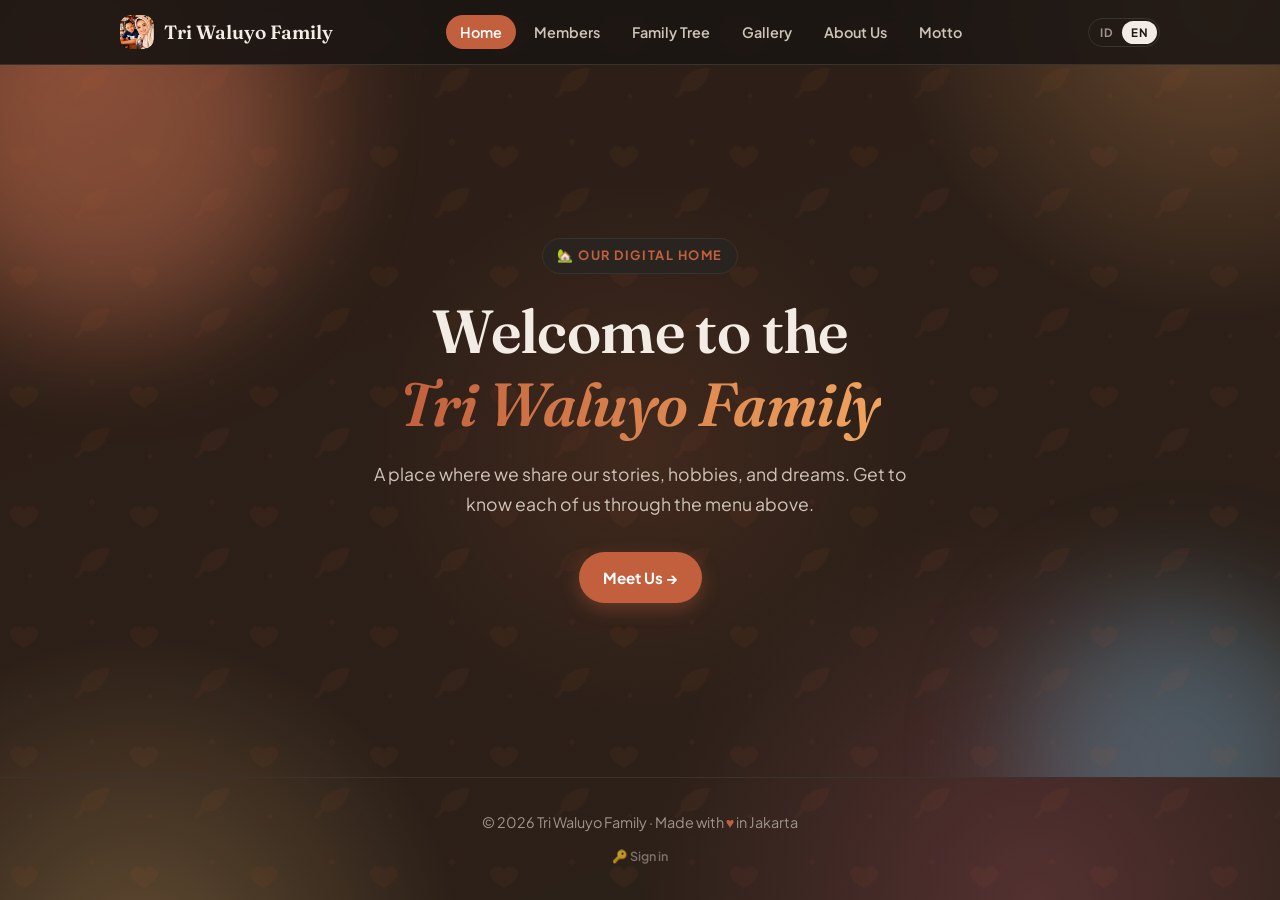
<file: index.html>
<!DOCTYPE html>
<html lang="id">
<head>
    <meta charset="UTF-8">
    <meta name="viewport" content="width=device-width, initial-scale=1.0">
    <title>Keluarga Tri Waluyo</title>
    <meta name="description" content="Rumah digital Keluarga Tri Waluyo — mengenal Ayah, Ibu, Sylda, dan Haidar.">
    <link rel="icon" href="data:image/svg+xml,<svg xmlns='http://www.w3.org/2000/svg' viewBox='0 0 100 100'><text y='.9em' font-size='90'>🏡</text></svg>">
    <link rel="preconnect" href="https://fonts.googleapis.com">
    <link rel="preconnect" href="https://fonts.gstatic.com" crossorigin>
    <link href="https://fonts.googleapis.com/css2?family=Fraunces:ital,opsz,wght@0,9..144,600;1,9..144,500&family=Plus+Jakarta+Sans:wght@400;600;700&display=swap" rel="stylesheet">
    <link rel="stylesheet" href="style.css?v=33">
    <script src="i18n.js?v=9"></script>
    <script src="admin.js?v=1"></script>
    <script src="github.js?v=2"></script>
    <script src="pengaturan.js?v=2"></script>
</head>
<body>

    <nav class="nav">
        <div class="wrap">
            <a href="index.html" class="logo"><span class="logo-mark">TW</span> Keluarga Tri Waluyo</a>
            <ul class="nav-links">
                <li><a href="index.html" class="active" aria-current="page">Beranda</a></li>
                <li><a href="anggota.html">Anggota</a></li>
                <li><a href="silsilah.html">Silsilah</a></li>
                <li><a href="galeri.html">Galeri</a></li>
                <li><a href="tentang.html">Tentang Kami</a></li>
                <li><a href="motto.html">Motto</a></li>
            </ul>
        </div>
    </nav>

    <main class="page">
    <header class="hero">
        <div class="wrap">
            <span class="eyebrow">🏡 Rumah Digital Kami</span>
            <h1>Selamat datang di<br><em>Keluarga Tri Waluyo</em></h1>
            <p>Tempat kami berbagi cerita, hobi, dan mimpi. Kenali kami satu per satu melalui menu di atas.</p>
            <a href="anggota.html" class="btn">Kenali Kami →</a>
        </div>
    </header>
    </main>

    <footer>
        <div class="wrap">
            <p>&copy; 2026 Keluarga Tri Waluyo · Dibuat dengan <span class="heart">♥</span> di Jakarta</p>
        </div>
    </footer>

    <script src="script.js?v=6"></script>
</body>
</html>
</file>
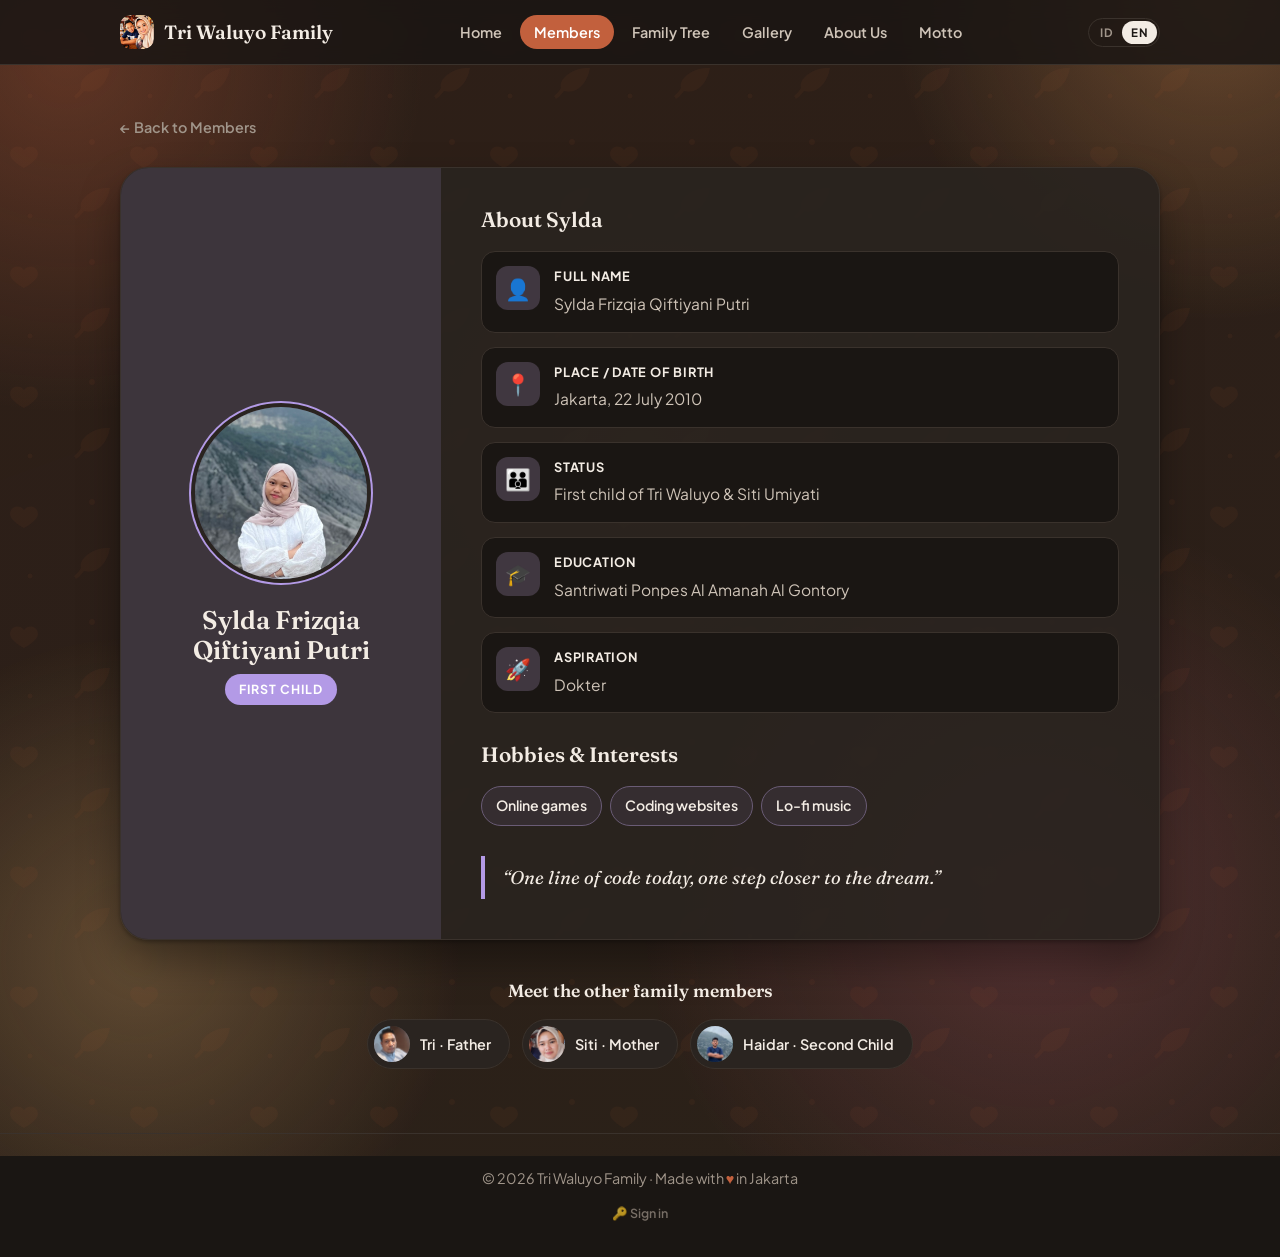
<file: anak1.html>
<!DOCTYPE html>
<html lang="id">
<head>
    <meta charset="UTF-8">
    <meta name="viewport" content="width=device-width, initial-scale=1.0">
    <title>Profil Anak Pertama — Sylda Frizqia Qiftiyani Putri</title>
    <link rel="icon" href="data:image/svg+xml,<svg xmlns='http://www.w3.org/2000/svg' viewBox='0 0 100 100'><text y='.9em' font-size='90'>🏡</text></svg>">
    <link rel="preconnect" href="https://fonts.googleapis.com">
    <link rel="preconnect" href="https://fonts.gstatic.com" crossorigin>
    <link href="https://fonts.googleapis.com/css2?family=Fraunces:ital,opsz,wght@0,9..144,600;1,9..144,500&family=Plus+Jakarta+Sans:wght@400;600;700&display=swap" rel="stylesheet">
    <link rel="stylesheet" href="style.css?v=33">
    <script src="i18n.js?v=9"></script>
    <script src="admin.js?v=1"></script>
    <script src="github.js?v=2"></script>
    <script src="pengaturan.js?v=2"></script>
</head>
<body>

    <nav class="nav">
        <div class="wrap">
            <a href="index.html" class="logo"><span class="logo-mark">TW</span> Keluarga Tri Waluyo</a>
            <ul class="nav-links">
                <li><a href="index.html">Beranda</a></li>
                <li><a href="anggota.html" class="active" aria-current="page">Anggota</a></li>
                <li><a href="silsilah.html">Silsilah</a></li>
                <li><a href="galeri.html">Galeri</a></li>
                <li><a href="tentang.html">Tentang Kami</a></li>
                <li><a href="motto.html">Motto</a></li>
            </ul>
        </div>
    </nav>

    <main class="profile-hero">
        <div class="wrap">
            <a href="anggota.html" class="back">← Kembali ke Anggota</a>

            <article class="profile anak1 reveal">
                <div class="profile-side">
                    <div class="avatar"><img src="anak1.jpg" alt="Foto Sylda" onerror="this.replaceWith('👩‍💻')"></div>
                    <h1>Sylda Frizqia Qiftiyani Putri</h1>
                    <span class="tag">Anak Pertama</span>
                    <div class="profil-aksi khusus-admin">
                        <button type="button" class="ganti-foto" id="ganti-foto" data-anggota="anak1">📷 Ganti foto</button>
                        <button type="button" class="ganti-foto" id="ubah-profil">✏️ Ubah profil</button>
                    </div>
                </div>

                <div class="profile-main">
                    <h2>Tentang Sylda</h2>
                    <ul class="facts">
                        <li><div class="fi">👤</div><div><strong>Nama Lengkap</strong><span>Sylda Frizqia Qiftiyani Putri</span></div></li>
                        <li><div class="fi">📍</div><div><strong>Tempat / Tanggal Lahir</strong><span class="kosong">Belum diisi</span></div></li>
                        <li><div class="fi">👪</div><div><strong>Status</strong><span>Anak pertama dari Tri Waluyo &amp; Siti Umiyati</span></div></li>
                        <li><div class="fi">🎓</div><div><strong>Pendidikan</strong><span>Mahasiswi Teknik Informatika</span></div></li>
                        <li><div class="fi">🚀</div><div><strong>Cita-cita</strong><span>Menjadi Software Engineer di perusahaan teknologi dunia</span></div></li>
                    </ul>

                    <h2>Hobi &amp; Minat</h2>
                    <div class="chips">
                        <span class="chip">Game online</span>
                        <span class="chip">Coding website</span>
                        <span class="chip">Musik lo-fi</span>
                    </div>

                    <p class="profile-quote">“Satu baris kode hari ini, satu langkah menuju mimpi.”</p>
                </div>
            </article>
        </div>
    </main>

    <section class="siblings">
        <div class="wrap">
            <h2>Kenali anggota keluarga lainnya</h2>
            <div class="sib-list">
                <a href="ayah.html" class="sib ayah"><span class="mini"><img src="ayah.jpg" alt=""></span>Tri · Ayah</a>
                <a href="ibu.html" class="sib ibu"><span class="mini"><img src="ibu.jpg" alt="Foto Siti Umiyati" onerror="this.replaceWith('👩‍🍳')"></span>Siti · Ibu</a>
                <a href="anak2.html" class="sib anak2"><span class="mini"><img src="anak2.jpg" alt="Foto Haidar" onerror="this.replaceWith('👨‍🎨')"></span>Haidar · Anak Kedua</a>
            </div>
        </div>
    </section>

    <footer>
        <div class="wrap">
            <p>&copy; 2026 Keluarga Tri Waluyo · Dibuat dengan <span class="heart">♥</span> di Jakarta</p>
        </div>
    </footer>

    <script src="script.js?v=6"></script>
    <script src="profil.js?v=5"></script>
</body>
</html>
</file>
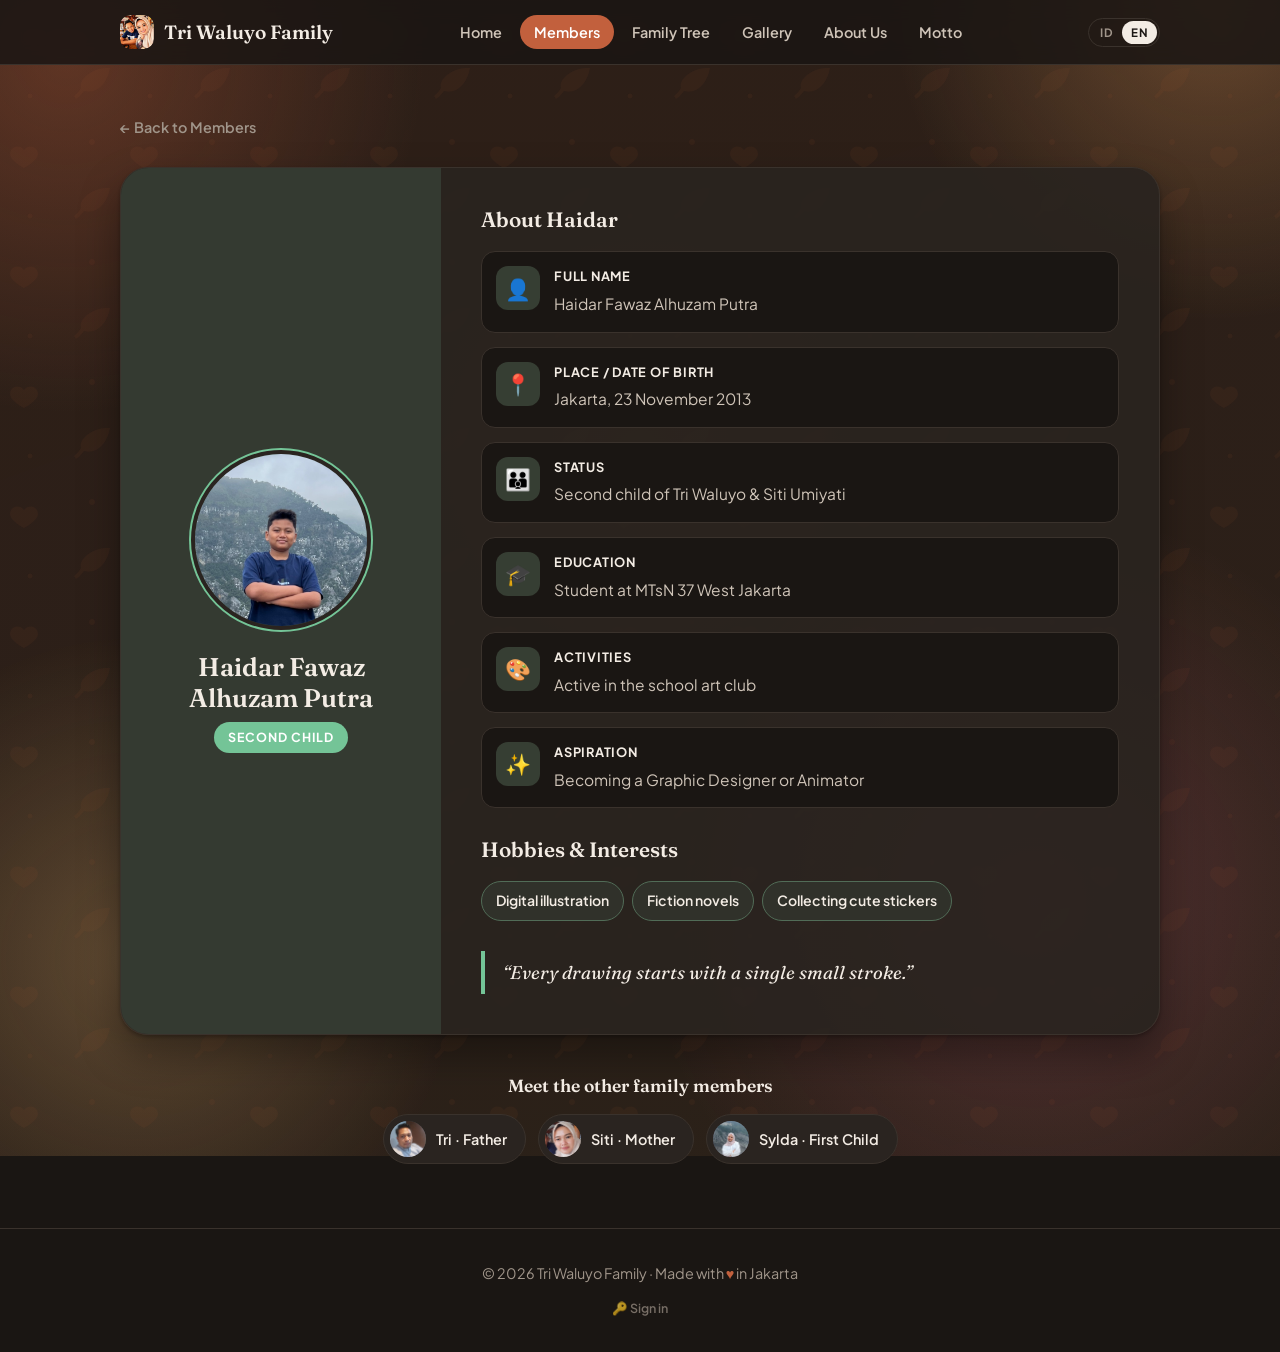
<file: anak2.html>
<!DOCTYPE html>
<html lang="id">
<head>
    <meta charset="UTF-8">
    <meta name="viewport" content="width=device-width, initial-scale=1.0">
    <title>Profil Anak Kedua — Haidar Fawaz Alhuzam Putra</title>
    <link rel="icon" href="data:image/svg+xml,<svg xmlns='http://www.w3.org/2000/svg' viewBox='0 0 100 100'><text y='.9em' font-size='90'>🏡</text></svg>">
    <link rel="preconnect" href="https://fonts.googleapis.com">
    <link rel="preconnect" href="https://fonts.gstatic.com" crossorigin>
    <link href="https://fonts.googleapis.com/css2?family=Fraunces:ital,opsz,wght@0,9..144,600;1,9..144,500&family=Plus+Jakarta+Sans:wght@400;600;700&display=swap" rel="stylesheet">
    <link rel="stylesheet" href="style.css?v=33">
    <script src="i18n.js?v=9"></script>
    <script src="admin.js?v=1"></script>
    <script src="github.js?v=2"></script>
    <script src="pengaturan.js?v=2"></script>
</head>
<body>

    <nav class="nav">
        <div class="wrap">
            <a href="index.html" class="logo"><span class="logo-mark">TW</span> Keluarga Tri Waluyo</a>
            <ul class="nav-links">
                <li><a href="index.html">Beranda</a></li>
                <li><a href="anggota.html" class="active" aria-current="page">Anggota</a></li>
                <li><a href="silsilah.html">Silsilah</a></li>
                <li><a href="galeri.html">Galeri</a></li>
                <li><a href="tentang.html">Tentang Kami</a></li>
                <li><a href="motto.html">Motto</a></li>
            </ul>
        </div>
    </nav>

    <main class="profile-hero">
        <div class="wrap">
            <a href="anggota.html" class="back">← Kembali ke Anggota</a>

            <article class="profile anak2 reveal">
                <div class="profile-side">
                    <div class="avatar"><img src="anak2.jpg" alt="Foto Haidar" onerror="this.replaceWith('👨‍🎨')"></div>
                    <h1>Haidar Fawaz Alhuzam Putra</h1>
                    <span class="tag">Anak Kedua</span>
                    <div class="profil-aksi khusus-admin">
                        <button type="button" class="ganti-foto" id="ganti-foto" data-anggota="anak2">📷 Ganti foto</button>
                        <button type="button" class="ganti-foto" id="ubah-profil">✏️ Ubah profil</button>
                    </div>
                </div>

                <div class="profile-main">
                    <h2>Tentang Haidar</h2>
                    <ul class="facts">
                        <li><div class="fi">👤</div><div><strong>Nama Lengkap</strong><span>Haidar Fawaz Alhuzam Putra</span></div></li>
                        <li><div class="fi">📍</div><div><strong>Tempat / Tanggal Lahir</strong><span class="kosong">Belum diisi</span></div></li>
                        <li><div class="fi">👪</div><div><strong>Status</strong><span>Anak kedua dari Tri Waluyo &amp; Siti Umiyati</span></div></li>
                        <li><div class="fi">🎓</div><div><strong>Pendidikan</strong><span>Siswa MTsN 37 Jakarta Barat</span></div></li>
                        <li><div class="fi">🎨</div><div><strong>Kegiatan</strong><span>Aktif di klub seni sekolah</span></div></li>
                        <li><div class="fi">✨</div><div><strong>Cita-cita</strong><span>Menjadi Desainer Grafis atau Animator</span></div></li>
                    </ul>

                    <h2>Hobi &amp; Minat</h2>
                    <div class="chips">
                        <span class="chip">Ilustrasi digital</span>
                        <span class="chip">Novel fiksi</span>
                        <span class="chip">Koleksi stiker lucu</span>
                    </div>

                    <p class="profile-quote">“Setiap gambar dimulai dari satu goresan kecil.”</p>
                </div>
            </article>
        </div>
    </main>

    <section class="siblings">
        <div class="wrap">
            <h2>Kenali anggota keluarga lainnya</h2>
            <div class="sib-list">
                <a href="ayah.html" class="sib ayah"><span class="mini"><img src="ayah.jpg" alt=""></span>Tri · Ayah</a>
                <a href="ibu.html" class="sib ibu"><span class="mini"><img src="ibu.jpg" alt="Foto Siti Umiyati" onerror="this.replaceWith('👩‍🍳')"></span>Siti · Ibu</a>
                <a href="anak1.html" class="sib anak1"><span class="mini"><img src="anak1.jpg" alt="Foto Sylda" onerror="this.replaceWith('👩‍💻')"></span>Sylda · Anak Pertama</a>
            </div>
        </div>
    </section>

    <footer>
        <div class="wrap">
            <p>&copy; 2026 Keluarga Tri Waluyo · Dibuat dengan <span class="heart">♥</span> di Jakarta</p>
        </div>
    </footer>

    <script src="script.js?v=6"></script>
    <script src="profil.js?v=5"></script>
</body>
</html>
</file>
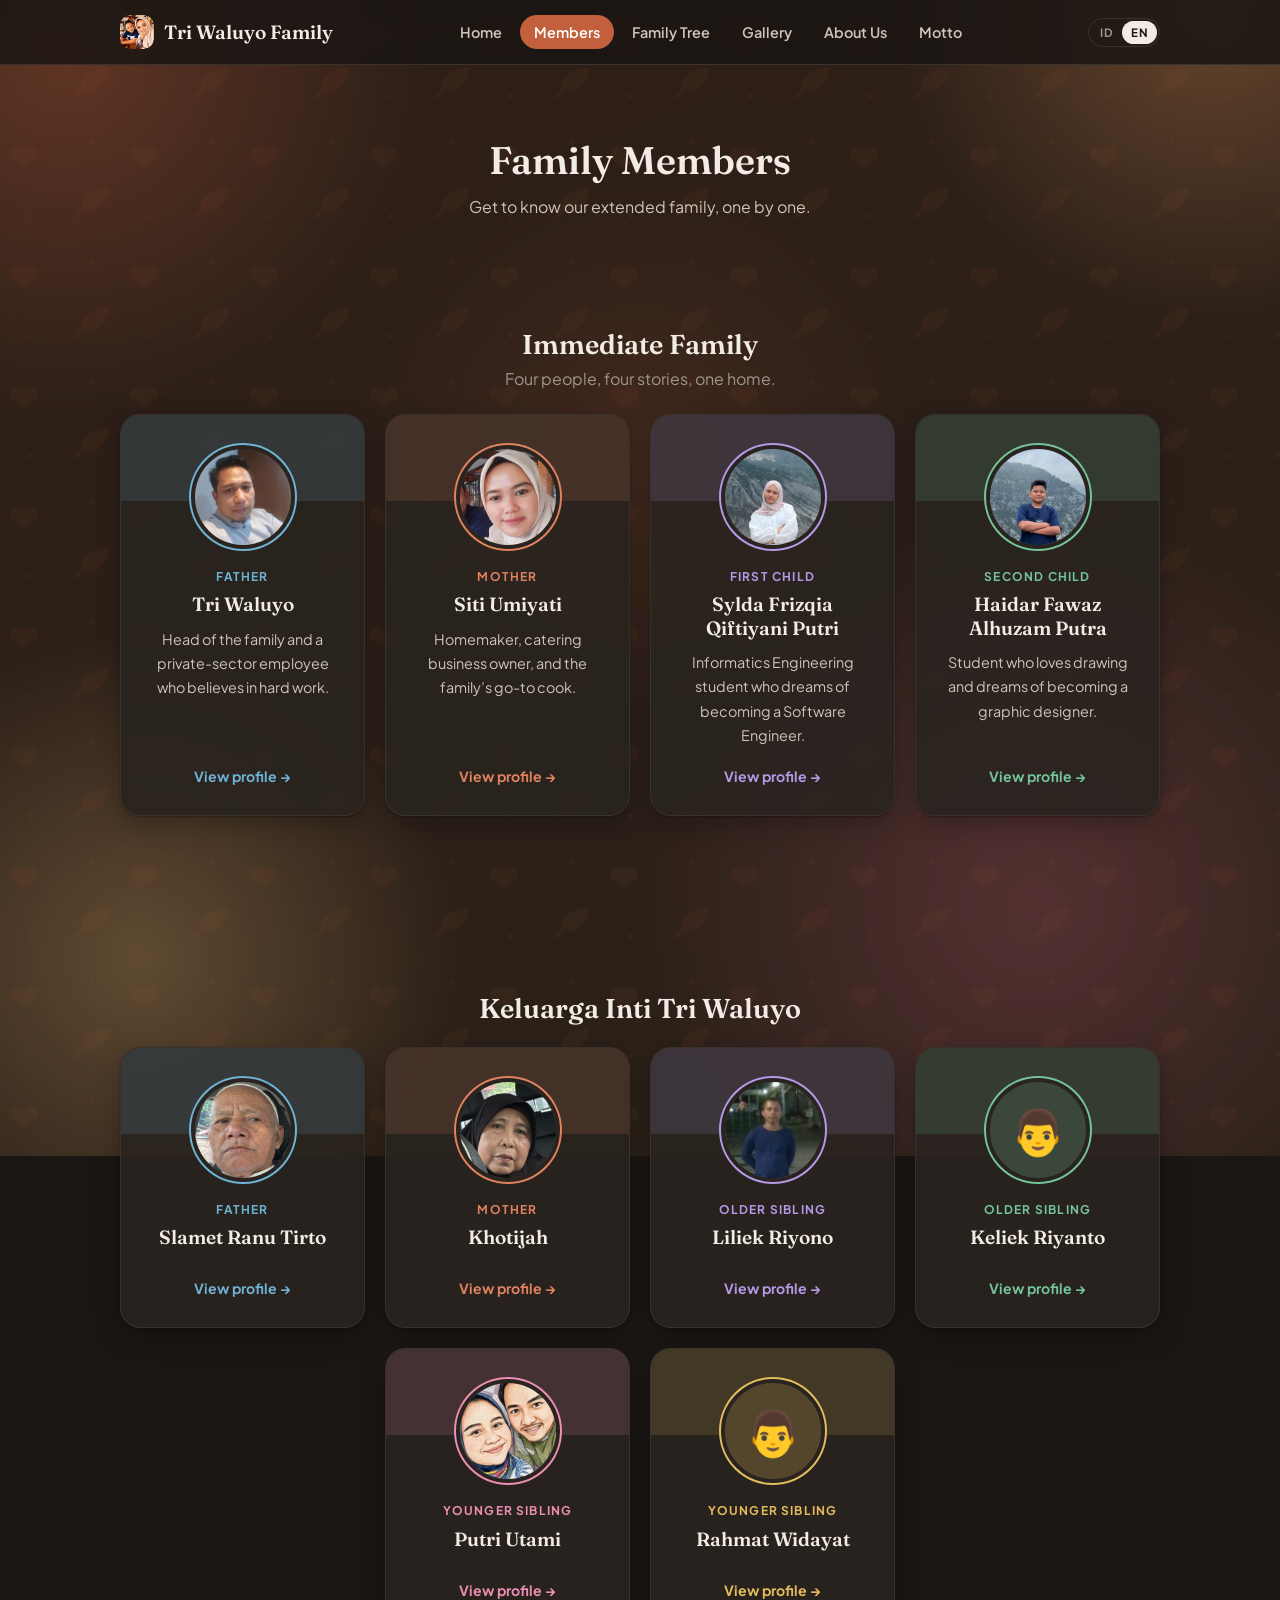
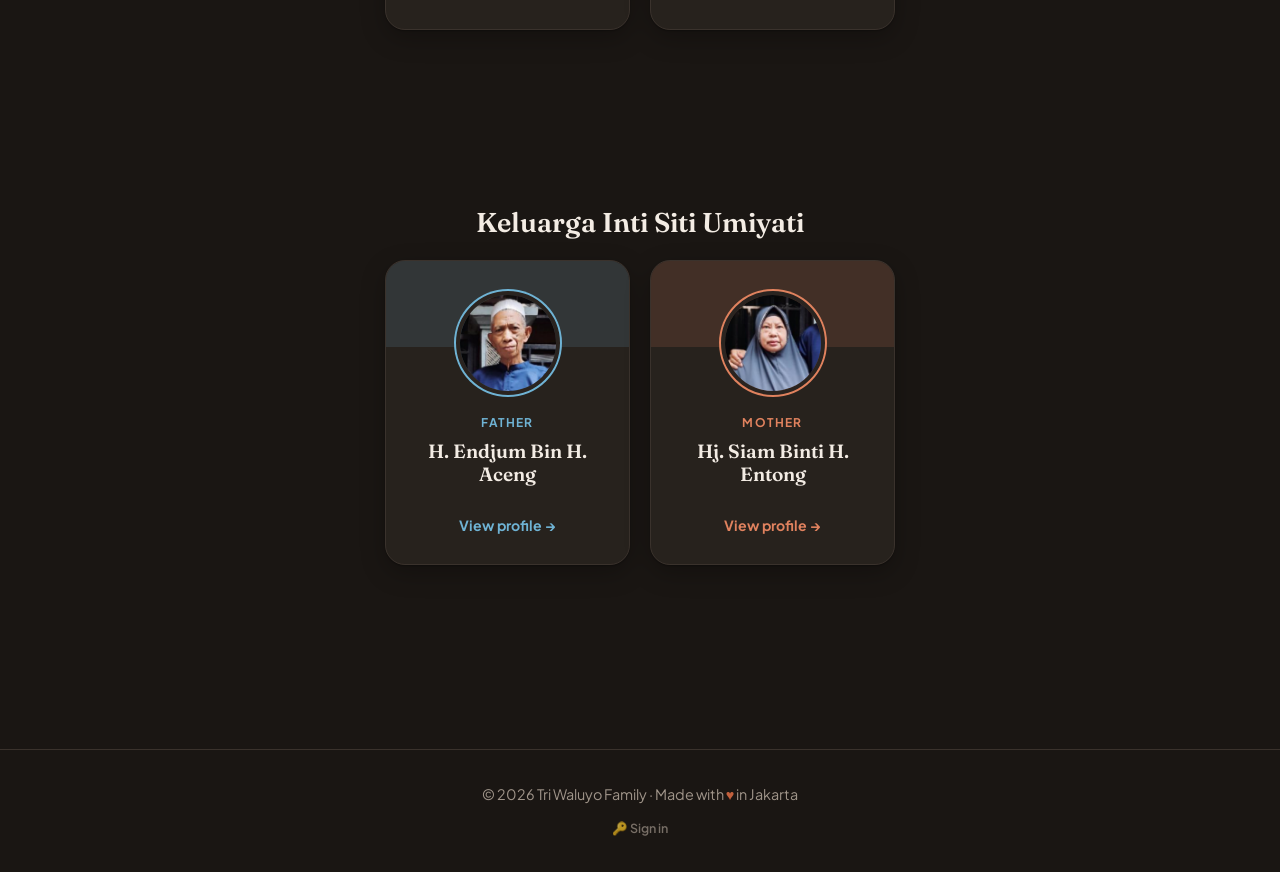
<file: anggota.html>
<!DOCTYPE html>
<html lang="id">
<head>
    <meta charset="UTF-8">
    <meta name="viewport" content="width=device-width, initial-scale=1.0">
    <title>Anggota — Keluarga Tri Waluyo</title>
    <meta name="description" content="Rumah digital Keluarga Tri Waluyo — mengenal Ayah, Ibu, Sylda, dan Haidar.">
    <link rel="icon" href="data:image/svg+xml,<svg xmlns='http://www.w3.org/2000/svg' viewBox='0 0 100 100'><text y='.9em' font-size='90'>🏡</text></svg>">
    <link rel="preconnect" href="https://fonts.googleapis.com">
    <link rel="preconnect" href="https://fonts.gstatic.com" crossorigin>
    <link href="https://fonts.googleapis.com/css2?family=Fraunces:ital,opsz,wght@0,9..144,600;1,9..144,500&family=Plus+Jakarta+Sans:wght@400;600;700&display=swap" rel="stylesheet">
    <link rel="stylesheet" href="style.css?v=33">
    <script src="i18n.js?v=9"></script>
    <script src="admin.js?v=1"></script>
    <script src="github.js?v=2"></script>
    <script src="pengaturan.js?v=2"></script>
</head>
<body>

    <nav class="nav">
        <div class="wrap">
            <a href="index.html" class="logo"><span class="logo-mark">TW</span> Keluarga Tri Waluyo</a>
            <ul class="nav-links">
                <li><a href="index.html">Beranda</a></li>
                <li><a href="anggota.html" class="active" aria-current="page">Anggota</a></li>
                <li><a href="silsilah.html">Silsilah</a></li>
                <li><a href="galeri.html">Galeri</a></li>
                <li><a href="tentang.html">Tentang Kami</a></li>
                <li><a href="motto.html">Motto</a></li>
            </ul>
        </div>
    </nav>

    <main class="page">
    <section id="anggota">
        <div class="wrap">
            <div class="section-head reveal">
                <h2>Anggota Keluarga</h2>
                <p>Kenali keluarga besar kami, satu per satu.</p>
            </div>

            <div class="tree-bar khusus-admin">
                <button type="button" class="btn btn-ghost" id="btn-kelola-anggota" aria-pressed="false">✏️ Kelola Anggota</button>
                <p class="hint" id="kelola-anggota-hint" hidden>Mode kelola aktif: tambah, ubah, hapus, atau geser urutan anggota dan kelompok.</p>
            </div>

            <!-- Kelompok anggota: digambar ulang dari anggota.json; isi di bawah ini adalah bawaan -->
            <div id="grup-anggota">
                <section class="grup" data-grup="inti" data-sub="Empat orang, empat cerita, satu rumah.">
                    <div class="grup-head"><h3>Keluarga Inti</h3><p>Empat orang, empat cerita, satu rumah.</p></div>
                    <div class="members">
                <a href="ayah.html" class="member ayah">
                    <div class="avatar"><img src="ayah.jpg" alt="Foto Tri Waluyo"></div>
                    <div class="role">Ayah</div>
                    <h3>Tri Waluyo</h3>
                    <p>Kepala keluarga dan karyawan swasta yang percaya pada kerja keras.</p>
                    <span class="more">Lihat profil →</span>
                </a>

                <a href="ibu.html" class="member ibu">
                    <div class="avatar"><img src="ibu.jpg" alt="Foto Siti Umiyati" onerror="this.replaceWith('👩‍🍳')"></div>
                    <div class="role">Ibu</div>
                    <h3>Siti Umiyati</h3>
                    <p>Ibu rumah tangga, pemilik usaha katering, dan juru masak andalan keluarga.</p>
                    <span class="more">Lihat profil →</span>
                </a>

                <a href="anak1.html" class="member anak1">
                    <div class="avatar"><img src="anak1.jpg" alt="Foto Sylda" onerror="this.replaceWith('👩‍💻')"></div>
                    <div class="role">Anak Pertama</div>
                    <h3>Sylda Frizqia Qiftiyani Putri</h3>
                    <p>Mahasiswi Teknik Informatika yang bercita-cita menjadi Software Engineer.</p>
                    <span class="more">Lihat profil →</span>
                </a>

                <a href="anak2.html" class="member anak2">
                    <div class="avatar"><img src="anak2.jpg" alt="Foto Haidar" onerror="this.replaceWith('👨‍🎨')"></div>
                    <div class="role">Anak Kedua</div>
                    <h3>Haidar Fawaz Alhuzam Putra</h3>
                    <p>Pelajar yang hobi menggambar dan bercita-cita menjadi desainer grafis.</p>
                    <span class="more">Lihat profil →</span>
                </a>
                    </div>
                </section>
            </div>
        </div>
    </section>
    </main>

    <footer>
        <div class="wrap">
            <p>&copy; 2026 Keluarga Tri Waluyo · Dibuat dengan <span class="heart">♥</span> di Jakarta</p>
        </div>
    </footer>

    <script src="script.js?v=6"></script>
    <script src="anggota.js?v=4"></script>
</body>
</html>
</file>
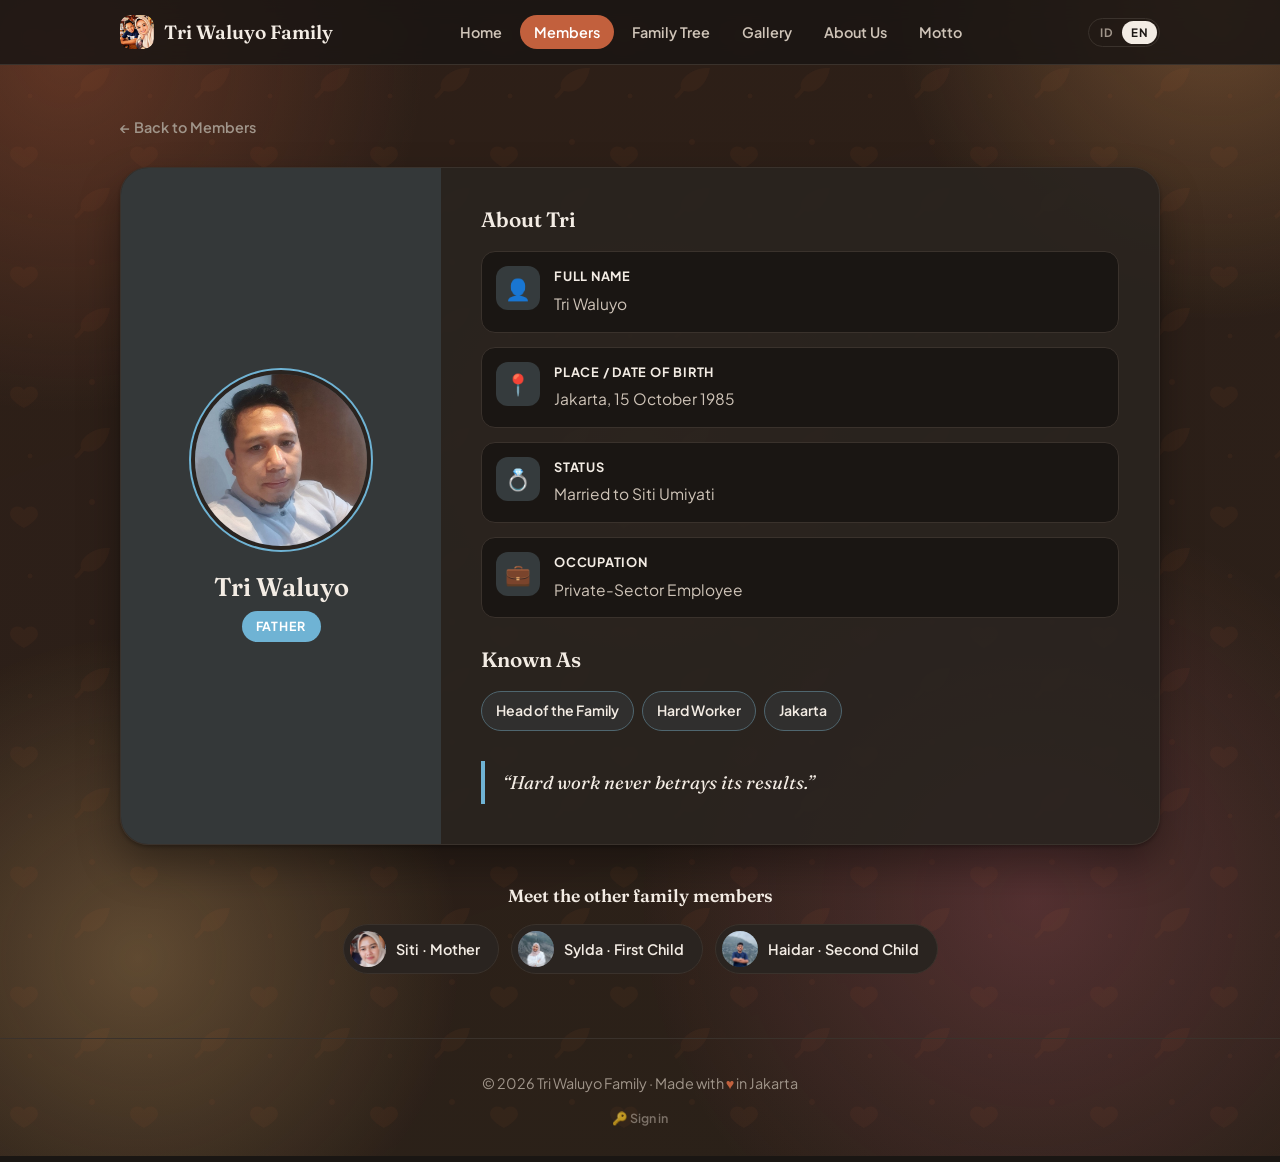
<file: ayah.html>
<!DOCTYPE html>
<html lang="id">
<head>
    <meta charset="UTF-8">
    <meta name="viewport" content="width=device-width, initial-scale=1.0">
    <title>Profil Ayah — Tri Waluyo</title>
    <link rel="icon" href="data:image/svg+xml,<svg xmlns='http://www.w3.org/2000/svg' viewBox='0 0 100 100'><text y='.9em' font-size='90'>🏡</text></svg>">
    <link rel="preconnect" href="https://fonts.googleapis.com">
    <link rel="preconnect" href="https://fonts.gstatic.com" crossorigin>
    <link href="https://fonts.googleapis.com/css2?family=Fraunces:ital,opsz,wght@0,9..144,600;1,9..144,500&family=Plus+Jakarta+Sans:wght@400;600;700&display=swap" rel="stylesheet">
    <link rel="stylesheet" href="style.css?v=33">
    <script src="i18n.js?v=9"></script>
    <script src="admin.js?v=1"></script>
    <script src="github.js?v=2"></script>
    <script src="pengaturan.js?v=2"></script>
</head>
<body>

    <nav class="nav">
        <div class="wrap">
            <a href="index.html" class="logo"><span class="logo-mark">TW</span> Keluarga Tri Waluyo</a>
            <ul class="nav-links">
                <li><a href="index.html">Beranda</a></li>
                <li><a href="anggota.html" class="active" aria-current="page">Anggota</a></li>
                <li><a href="silsilah.html">Silsilah</a></li>
                <li><a href="galeri.html">Galeri</a></li>
                <li><a href="tentang.html">Tentang Kami</a></li>
                <li><a href="motto.html">Motto</a></li>
            </ul>
        </div>
    </nav>

    <main class="profile-hero">
        <div class="wrap">
            <a href="anggota.html" class="back">← Kembali ke Anggota</a>

            <article class="profile ayah reveal">
                <div class="profile-side">
                    <div class="avatar"><img src="ayah.jpg" alt="Foto Tri Waluyo"></div>
                    <h1>Tri Waluyo</h1>
                    <span class="tag">Ayah</span>
                    <div class="profil-aksi khusus-admin">
                        <button type="button" class="ganti-foto" id="ganti-foto" data-anggota="ayah">📷 Ganti foto</button>
                        <button type="button" class="ganti-foto" id="ubah-profil">✏️ Ubah profil</button>
                    </div>
                </div>

                <div class="profile-main">
                    <h2>Tentang Tri</h2>
                    <ul class="facts">
                        <li><div class="fi">👤</div><div><strong>Nama Lengkap</strong><span>Tri Waluyo</span></div></li>
                        <li><div class="fi">📍</div><div><strong>Tempat / Tanggal Lahir</strong><span>Jakarta, 15 Oktober 1985</span></div></li>
                        <li><div class="fi">💍</div><div><strong>Status</strong><span>Menikah dengan Siti Umiyati</span></div></li>
                        <li><div class="fi">💼</div><div><strong>Pekerjaan</strong><span>Karyawan Swasta</span></div></li>
                    </ul>

                    <h2>Dikenal Sebagai</h2>
                    <div class="chips">
                        <span class="chip">Kepala Keluarga</span>
                        <span class="chip">Pekerja Keras</span>
                        <span class="chip">Jakarta</span>
                    </div>

                    <p class="profile-quote">“Kerja keras tidak akan mengkhianati hasil.”</p>
                </div>
            </article>
        </div>
    </main>

    <section class="siblings">
        <div class="wrap">
            <h2>Kenali anggota keluarga lainnya</h2>
            <div class="sib-list">
                <a href="ibu.html" class="sib ibu"><span class="mini"><img src="ibu.jpg" alt="Foto Siti Umiyati" onerror="this.replaceWith('👩‍🍳')"></span>Siti · Ibu</a>
                <a href="anak1.html" class="sib anak1"><span class="mini"><img src="anak1.jpg" alt="Foto Sylda" onerror="this.replaceWith('👩‍💻')"></span>Sylda · Anak Pertama</a>
                <a href="anak2.html" class="sib anak2"><span class="mini"><img src="anak2.jpg" alt="Foto Haidar" onerror="this.replaceWith('👨‍🎨')"></span>Haidar · Anak Kedua</a>
            </div>
        </div>
    </section>

    <footer>
        <div class="wrap">
            <p>&copy; 2026 Keluarga Tri Waluyo · Dibuat dengan <span class="heart">♥</span> di Jakarta</p>
        </div>
    </footer>

    <script src="script.js?v=6"></script>
    <script src="profil.js?v=5"></script>
</body>
</html>
</file>
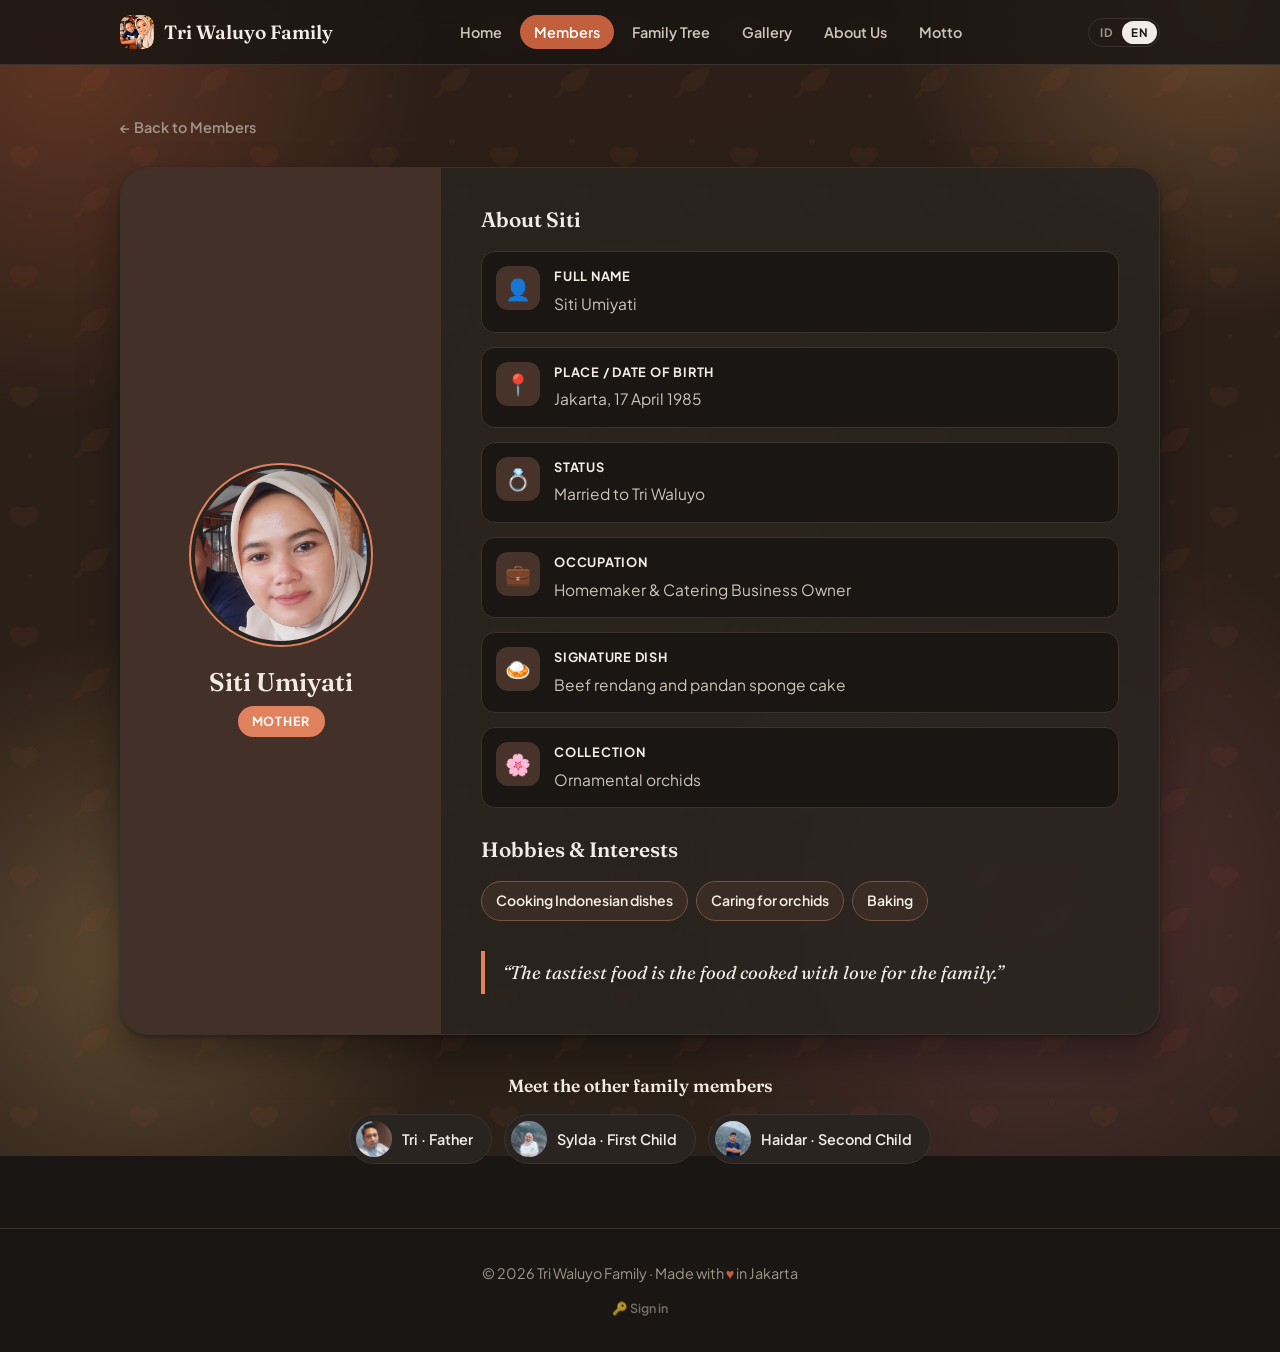
<file: ibu.html>
<!DOCTYPE html>
<html lang="id">
<head>
    <meta charset="UTF-8">
    <meta name="viewport" content="width=device-width, initial-scale=1.0">
    <title>Profil Ibu — Siti Umiyati</title>
    <link rel="icon" href="data:image/svg+xml,<svg xmlns='http://www.w3.org/2000/svg' viewBox='0 0 100 100'><text y='.9em' font-size='90'>🏡</text></svg>">
    <link rel="preconnect" href="https://fonts.googleapis.com">
    <link rel="preconnect" href="https://fonts.gstatic.com" crossorigin>
    <link href="https://fonts.googleapis.com/css2?family=Fraunces:ital,opsz,wght@0,9..144,600;1,9..144,500&family=Plus+Jakarta+Sans:wght@400;600;700&display=swap" rel="stylesheet">
    <link rel="stylesheet" href="style.css?v=33">
    <script src="i18n.js?v=9"></script>
    <script src="admin.js?v=1"></script>
    <script src="github.js?v=2"></script>
    <script src="pengaturan.js?v=2"></script>
</head>
<body>

    <nav class="nav">
        <div class="wrap">
            <a href="index.html" class="logo"><span class="logo-mark">TW</span> Keluarga Tri Waluyo</a>
            <ul class="nav-links">
                <li><a href="index.html">Beranda</a></li>
                <li><a href="anggota.html" class="active" aria-current="page">Anggota</a></li>
                <li><a href="silsilah.html">Silsilah</a></li>
                <li><a href="galeri.html">Galeri</a></li>
                <li><a href="tentang.html">Tentang Kami</a></li>
                <li><a href="motto.html">Motto</a></li>
            </ul>
        </div>
    </nav>

    <main class="profile-hero">
        <div class="wrap">
            <a href="anggota.html" class="back">← Kembali ke Anggota</a>

            <article class="profile ibu reveal">
                <div class="profile-side">
                    <div class="avatar"><img src="ibu.jpg" alt="Foto Siti Umiyati" onerror="this.replaceWith('👩‍🍳')"></div>
                    <h1>Siti Umiyati</h1>
                    <span class="tag">Ibu</span>
                    <div class="profil-aksi khusus-admin">
                        <button type="button" class="ganti-foto" id="ganti-foto" data-anggota="ibu">📷 Ganti foto</button>
                        <button type="button" class="ganti-foto" id="ubah-profil">✏️ Ubah profil</button>
                    </div>
                </div>

                <div class="profile-main">
                    <h2>Tentang Siti</h2>
                    <ul class="facts">
                        <li><div class="fi">👤</div><div><strong>Nama Lengkap</strong><span>Siti Umiyati</span></div></li>
                        <li><div class="fi">📍</div><div><strong>Tempat / Tanggal Lahir</strong><span class="kosong">Belum diisi</span></div></li>
                        <li><div class="fi">💍</div><div><strong>Status</strong><span>Menikah dengan Tri Waluyo</span></div></li>
                        <li><div class="fi">💼</div><div><strong>Pekerjaan</strong><span>Ibu Rumah Tangga &amp; Pemilik Usaha Katering</span></div></li>
                        <li><div class="fi">🍛</div><div><strong>Masakan Andalan</strong><span>Rendang daging dan kue bolu pandan</span></div></li>
                        <li><div class="fi">🌸</div><div><strong>Koleksi</strong><span>Tanaman hias anggrek</span></div></li>
                    </ul>

                    <h2>Hobi &amp; Minat</h2>
                    <div class="chips">
                        <span class="chip">Memasak masakan Nusantara</span>
                        <span class="chip">Merawat anggrek</span>
                        <span class="chip">Membuat kue</span>
                    </div>

                    <p class="profile-quote">“Masakan terenak adalah yang dimasak dengan cinta untuk keluarga.”</p>
                </div>
            </article>
        </div>
    </main>

    <section class="siblings">
        <div class="wrap">
            <h2>Kenali anggota keluarga lainnya</h2>
            <div class="sib-list">
                <a href="ayah.html" class="sib ayah"><span class="mini"><img src="ayah.jpg" alt=""></span>Tri · Ayah</a>
                <a href="anak1.html" class="sib anak1"><span class="mini"><img src="anak1.jpg" alt="Foto Sylda" onerror="this.replaceWith('👩‍💻')"></span>Sylda · Anak Pertama</a>
                <a href="anak2.html" class="sib anak2"><span class="mini"><img src="anak2.jpg" alt="Foto Haidar" onerror="this.replaceWith('👨‍🎨')"></span>Haidar · Anak Kedua</a>
            </div>
        </div>
    </section>

    <footer>
        <div class="wrap">
            <p>&copy; 2026 Keluarga Tri Waluyo · Dibuat dengan <span class="heart">♥</span> di Jakarta</p>
        </div>
    </footer>

    <script src="script.js?v=6"></script>
    <script src="profil.js?v=5"></script>
</body>
</html>
</file>
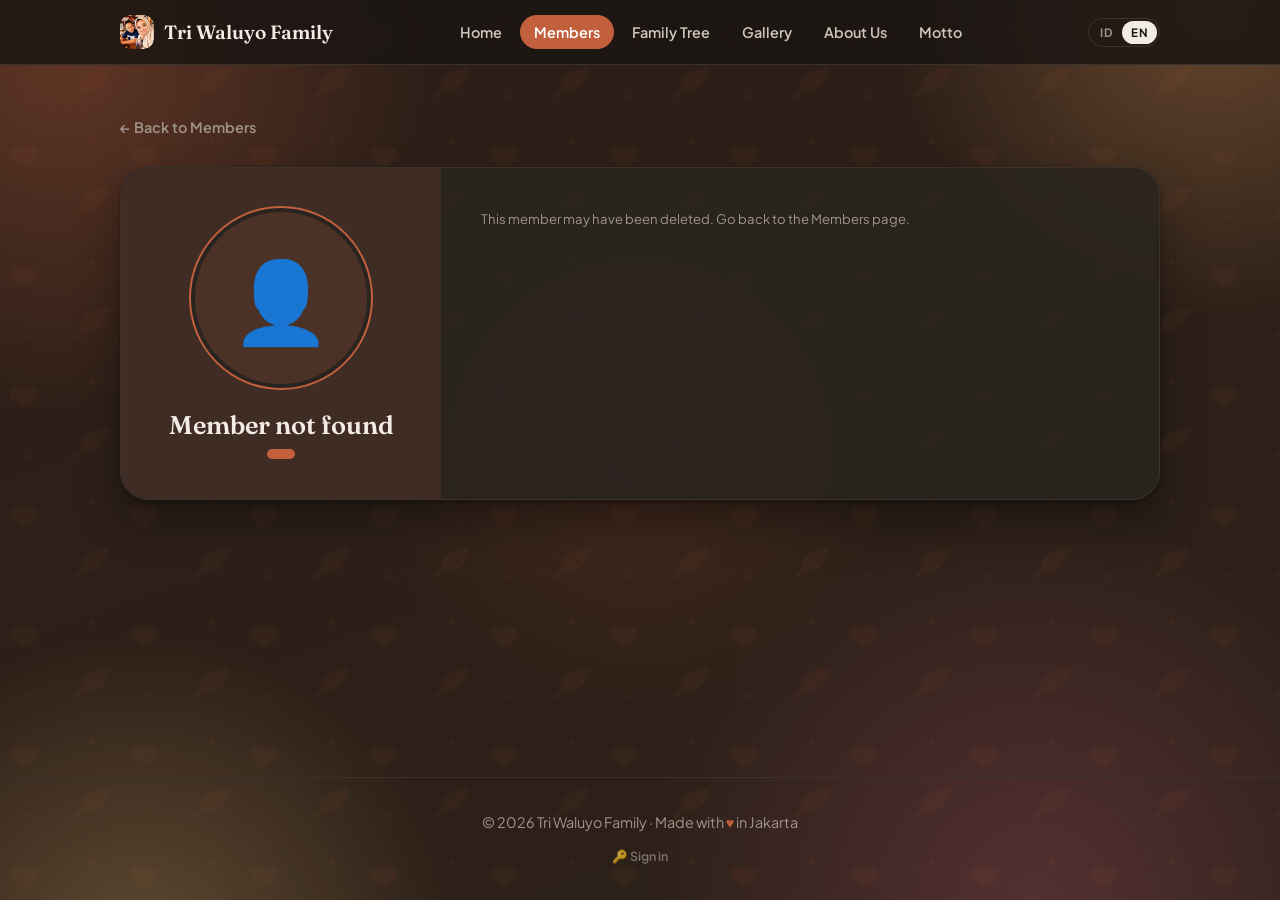
<file: profil.html>
<!DOCTYPE html>
<html lang="id">
<head>
    <meta charset="UTF-8">
    <meta name="viewport" content="width=device-width, initial-scale=1.0">
    <title>Profil — Keluarga Tri Waluyo</title>
    <link rel="icon" href="data:image/svg+xml,<svg xmlns='http://www.w3.org/2000/svg' viewBox='0 0 100 100'><text y='.9em' font-size='90'>🏡</text></svg>">
    <link rel="preconnect" href="https://fonts.googleapis.com">
    <link rel="preconnect" href="https://fonts.gstatic.com" crossorigin>
    <link href="https://fonts.googleapis.com/css2?family=Fraunces:ital,opsz,wght@0,9..144,600;1,9..144,500&family=Plus+Jakarta+Sans:wght@400;600;700&display=swap" rel="stylesheet">
    <link rel="stylesheet" href="style.css?v=33">
    <script src="i18n.js?v=9"></script>
    <script src="admin.js?v=1"></script>
    <script src="github.js?v=2"></script>
    <script src="pengaturan.js?v=2"></script>
</head>
<body data-profil-umum>

    <nav class="nav">
        <div class="wrap">
            <a href="index.html" class="logo"><span class="logo-mark">TW</span> Keluarga Tri Waluyo</a>
            <ul class="nav-links">
                <li><a href="index.html">Beranda</a></li>
                <li><a href="anggota.html" class="active" aria-current="page">Anggota</a></li>
                <li><a href="silsilah.html">Silsilah</a></li>
                <li><a href="galeri.html">Galeri</a></li>
                <li><a href="tentang.html">Tentang Kami</a></li>
                <li><a href="motto.html">Motto</a></li>
            </ul>
        </div>
    </nav>

    <main class="profile-hero">
        <div class="wrap">
            <a href="anggota.html" class="back">← Kembali ke Anggota</a>

            <!-- Diisi otomatis dari anggota.json (profil.html?id=...) -->
            <article class="profile" id="profil-umum">
                <div class="profile-side">
                    <div class="avatar" id="pu-foto">👤</div>
                    <h1 id="pu-nama">Memuat…</h1>
                    <span class="tag" id="pu-peran"></span>
                    <div class="profil-aksi khusus-admin">
                        <!-- Membuka formulir anggota ini di halaman Anggota (foto, nama, hubungan) -->
                        <a class="ganti-foto" id="pu-ganti-foto" href="anggota.html">📷 Ganti foto</a>
                        <button type="button" class="ganti-foto" id="ubah-profil">✏️ Ubah profil</button>
                    </div>
                </div>
                <div class="profile-main"></div>
            </article>
        </div>
    </main>

    <section class="siblings" id="pu-saudara" hidden>
        <div class="wrap">
            <h2>Kenali anggota keluarga lainnya</h2>
            <div class="sib-list"></div>
        </div>
    </section>

    <footer>
        <div class="wrap">
            <p>&copy; 2026 Keluarga Tri Waluyo · Dibuat dengan <span class="heart">♥</span> di Jakarta</p>
        </div>
    </footer>

    <script src="script.js?v=6"></script>
    <script src="profil-umum.js?v=3"></script>
    <script src="profil.js?v=5"></script>
</body>
</html>
</file>
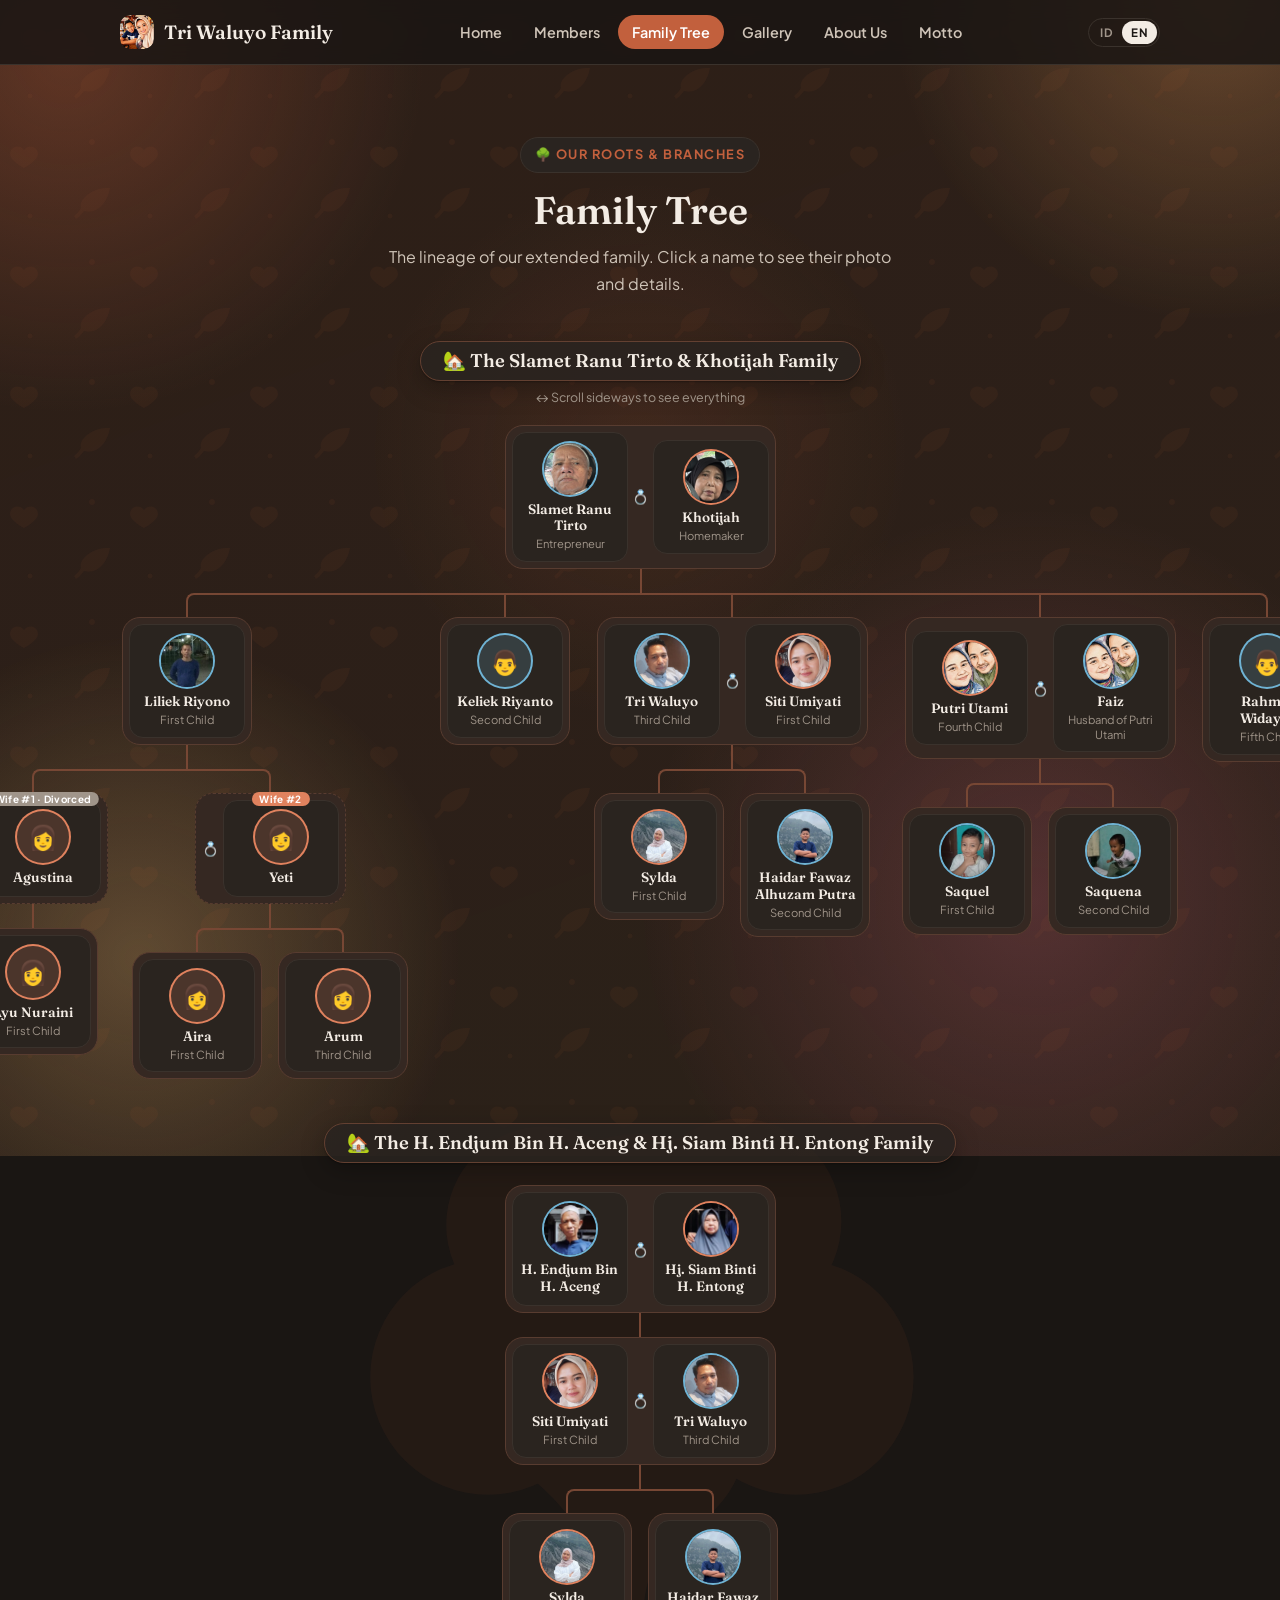
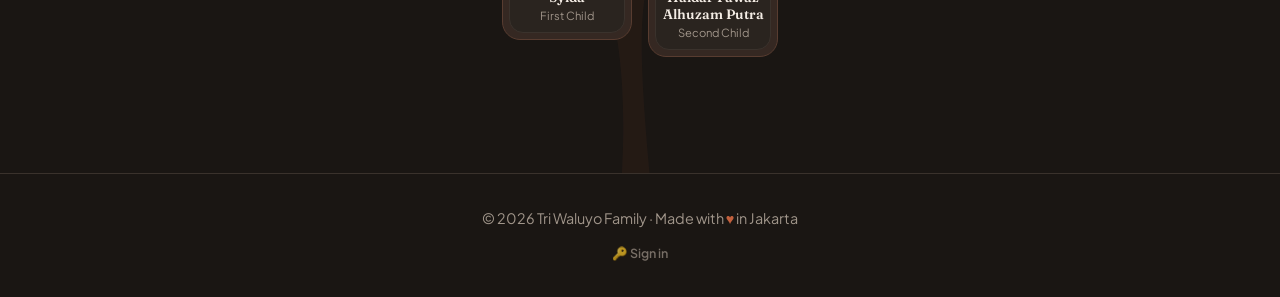
<file: silsilah.html>
<!DOCTYPE html>
<html lang="id">
<head>
    <meta charset="UTF-8">
    <meta name="viewport" content="width=device-width, initial-scale=1.0">
    <title>Silsilah — Keluarga Tri Waluyo</title>
    <meta name="description" content="Rumah digital Keluarga Tri Waluyo — mengenal Ayah, Ibu, Sylda, dan Haidar.">
    <link rel="icon" href="data:image/svg+xml,<svg xmlns='http://www.w3.org/2000/svg' viewBox='0 0 100 100'><text y='.9em' font-size='90'>🏡</text></svg>">
    <link rel="preconnect" href="https://fonts.googleapis.com">
    <link rel="preconnect" href="https://fonts.gstatic.com" crossorigin>
    <link href="https://fonts.googleapis.com/css2?family=Fraunces:ital,opsz,wght@0,9..144,600;1,9..144,500&family=Plus+Jakarta+Sans:wght@400;600;700&display=swap" rel="stylesheet">
    <link rel="stylesheet" href="style.css?v=33">
    <script src="i18n.js?v=9"></script>
    <script src="admin.js?v=1"></script>
    <script src="github.js?v=2"></script>
    <script src="pengaturan.js?v=2"></script>
</head>
<body>

    <nav class="nav">
        <div class="wrap">
            <a href="index.html" class="logo"><span class="logo-mark">TW</span> Keluarga Tri Waluyo</a>
            <ul class="nav-links">
                <li><a href="index.html">Beranda</a></li>
                <li><a href="anggota.html">Anggota</a></li>
                <li><a href="silsilah.html" class="active" aria-current="page">Silsilah</a></li>
                <li><a href="galeri.html">Galeri</a></li>
                <li><a href="tentang.html">Tentang Kami</a></li>
                <li><a href="motto.html">Motto</a></li>
            </ul>
        </div>
    </nav>

    <main class="page">
    <section id="silsilah">
        <div class="wrap">
            <div class="section-head reveal">
                <span class="eyebrow">🌳 Akar &amp; Ranting Kami</span>
                <h2>Silsilah Keluarga</h2>
                <p>Garis keturunan keluarga besar kami. Klik nama untuk melihat foto dan keterangannya.</p>
            </div>

            <div class="tree-bar khusus-admin">
                <button type="button" class="btn btn-ghost" id="btn-kelola" aria-pressed="false">✏️ Kelola Silsilah</button>
                <p class="hint" id="kelola-hint" hidden>Mode kelola aktif: klik seseorang untuk mengubah, menambah anak, pasangan, atau orang tua.</p>
            </div>

            <!-- Pohon digambar otomatis dari silsilah.json -->
            <div id="pohon"><p class="hint" style="text-align:center">Memuat silsilah…</p></div>
        </div>
    </section>

    <!-- Detail seseorang -->
    <div class="modal" id="modal-detail" hidden>
        <div class="modal-card detail-card">
            <button type="button" class="modal-x" data-tutup aria-label="Tutup">✕</button>
            <div class="detail-ava" id="d-ava"></div>
            <h2 id="d-nama"></h2>
            <p class="d-ket" id="d-ket"></p>
            <ul class="d-rel" id="d-rel"></ul>
            <div class="d-aksi" id="d-aksi" hidden>
                <button type="button" class="btn btn-ghost" data-aksi="ubah">✏️ Ubah / Foto</button>
                <button type="button" class="btn btn-ghost" data-aksi="anak">＋ Anak</button>
                <button type="button" class="btn btn-ghost" data-aksi="pasangan">＋ Pasangan</button>
                <button type="button" class="btn btn-ghost" data-aksi="ortu">＋ Orang tua</button>
                <button type="button" class="btn btn-ghost hapus" data-aksi="hapus">🗑 Hapus</button>
            </div>
        </div>
    </div>

    <!-- Tambah / ubah seseorang -->
    <div class="modal" id="modal-orang" hidden>
        <form class="modal-card" id="form-orang">
            <button type="button" class="modal-x" data-tutup aria-label="Tutup">✕</button>
            <h2 id="f-judul">Tambah Anggota</h2>
            <p class="hint" id="f-sub"></p>

            <label class="pick foto-pick">
                <input type="file" name="foto" accept="image/*">
                <span class="foto-prev" id="f-prev">📷</span>
                <span id="f-pick-text">Pilih foto (opsional)</span>
            </label>
            <!-- Atur posisi foto, sama seperti ganti foto profil -->
            <div class="crop" id="f-crop" hidden><canvas width="260" height="260"></canvas></div>
            <label class="zoom" id="f-zoom" hidden>🔍 Perbesar <input type="range" name="zoom" min="1" max="3" step="0.01" value="1"></label>
            <p class="hint" id="f-crop-hint" hidden>Geser foto di dalam lingkaran untuk mengatur posisi wajah.</p>

            <label>Nama lengkap <input name="nama" required placeholder="contoh: Slamet Ranu Tirto"></label>
            <label>Jenis kelamin
                <select name="jk">
                    <option value="L">Laki-laki</option>
                    <option value="P">Perempuan</option>
                </select>
            </label>
            <label>Status
                <select name="wafat">
                    <option value="">Masih hidup</option>
                    <option value="1">Sudah meninggal</option>
                </select>
            </label>
            <label id="f-dari">Anak dari <select name="dari"></select></label>
            <label id="f-urutan">Anak ke- <input name="urutan" type="number" min="1" max="30" inputmode="numeric" placeholder="contoh: 1 untuk anak pertama"></label>
            <!-- Status & urutan pernikahan (diisi otomatis lewat JS) -->
            <fieldset class="f-nikah" id="f-nikah" hidden>
                <legend>Pernikahan</legend>
                <div id="f-nikah-isi"></div>
            </fieldset>
            <label>Keterangan <input name="ket" placeholder="contoh: Solo, 1950"></label>

            <details class="kunci-box">
                <summary>🔑 Kunci GitHub <span class="kunci-status"></span></summary>
                <p class="hint">Kunci yang sama dengan di Galeri. Disimpan di perangkat ini saja.</p>
                <input name="kunci" type="password" autocomplete="off" placeholder="github_pat_...">
            </details>

            <p class="pesan" role="status"></p>
            <div class="modal-actions">
                <button type="button" class="btn btn-ghost" data-tutup>Batal</button>
                <button type="submit" class="btn">Simpan</button>
            </div>
        </form>
    </div>
    </main>

    <footer>
        <div class="wrap">
            <p>&copy; 2026 Keluarga Tri Waluyo · Dibuat dengan <span class="heart">♥</span> di Jakarta</p>
        </div>
    </footer>

    <script src="script.js?v=6"></script>
    <script src="silsilah.js?v=7"></script>
</body>
</html>
</file>
<file: style.css>
/* ===== Keluarga Tri Waluyo — gaya bersama untuk semua halaman ===== */

:root {
    --bg: #fbf7f1;
    --bg-alt: #f3ece1;
    --card: #ffffff;
    --ink: #2b2420;
    --ink-soft: #5f554d;
    --muted: #8a7f75;
    --line: #e8dfd2;
    --brand: #c2603d;
    --brand-dark: #9e4a2c;
    --shadow: 0 1px 2px rgba(60, 40, 20, .05), 0 8px 24px rgba(60, 40, 20, .07);
    --shadow-lg: 0 2px 4px rgba(60, 40, 20, .06), 0 20px 40px rgba(60, 40, 20, .12);

    /* Warna khas tiap anggota */
    --ayah: #2f6f8f;
    --ibu: #c2603d;
    --anak1: #7a5bb5;
    --anak2: #3d8b5f;
    --w5: #b83d6e;
    --w6: #a07818;
    --w7: #1f7a74;

    --on-brand: #fff;   /* warna teks di atas warna utama / warna anggota */
    --radius: 20px;
    --serif: 'Fraunces', Georgia, serif;
    --sans: 'Plus Jakarta Sans', 'Segoe UI', sans-serif;
}

@media (prefers-color-scheme: dark) {
    :root {
        --bg: #1a1613;
        --bg-alt: #221d19;
        --card: #2a2420;
        --ink: #f3ece4;
        --ink-soft: #cfc4b8;
        --muted: #a0958a;
        --line: #3a322c;
        --brand: #e0825e;
        --brand-dark: #f09a78;
        --shadow: 0 1px 2px rgba(0, 0, 0, .3), 0 8px 24px rgba(0, 0, 0, .25);
        --shadow-lg: 0 2px 4px rgba(0, 0, 0, .3), 0 20px 40px rgba(0, 0, 0, .35);
        --ayah: #6fb3d4;
        --ibu: #e0825e;
        --anak1: #b39ae6;
        --anak2: #74c497;
        --w5: #ec8fb4;
        --w6: #e3bd5c;
        --w7: #6cc9c0;
        --on-brand: #1a1613;
    }
}

* { margin: 0; padding: 0; box-sizing: border-box; }

html { scroll-behavior: smooth; }

body {
    font-family: var(--sans);
    background: var(--bg);
    color: var(--ink-soft);
    line-height: 1.7;
    -webkit-font-smoothing: antialiased;
    min-height: 100vh; display: flex; flex-direction: column;
}
/* Footer selalu di bawah walau isi halaman pendek */
footer { margin-top: auto; }

img { max-width: 100%; display: block; }
[hidden] { display: none !important; }
a { color: inherit; }

h1, h2, h3 { font-family: var(--serif); color: var(--ink); line-height: 1.2; font-weight: 600; }

.wrap { max-width: 1080px; margin: 0 auto; padding: 0 20px; }

/* ---------- Navigasi ---------- */
.nav {
    position: sticky; top: 0; z-index: 10;
    background: color-mix(in srgb, var(--bg) 85%, transparent);
    backdrop-filter: blur(10px);
    -webkit-backdrop-filter: blur(10px);
    border-bottom: 1px solid var(--line);
}
.nav .wrap { display: flex; align-items: center; justify-content: space-between; height: 64px; gap: 16px; }
.logo { font-family: var(--serif); font-weight: 600; font-size: 1.2rem; color: var(--ink); text-decoration: none; display: flex; align-items: center; gap: 10px; }
.logo-mark {
    width: 34px; height: 34px; border-radius: 10px;
    background: var(--brand); color: var(--on-brand);
    display: grid; place-items: center; font-size: .95rem;
}
.nav-links { display: flex; gap: 4px; list-style: none; }
.nav-links a {
    text-decoration: none; font-size: .9rem; font-weight: 600; color: var(--ink-soft);
    padding: 8px 14px; border-radius: 999px; transition: background .2s, color .2s;
}
.nav-links a:hover { background: var(--bg-alt); color: var(--ink); }
.nav-links a.active { background: var(--brand); color: var(--on-brand); }
@media (max-width: 820px) {
    .nav .wrap { flex-wrap: wrap; height: auto; padding-top: 12px; padding-bottom: 10px; gap: 8px; }
    .nav-links { width: 100%; justify-content: space-between; }
    .nav-links a { padding: 6px 10px; font-size: .85rem; }
}

/* ---------- Hero ---------- */
.hero { padding: 88px 0 72px; text-align: center; position: relative; overflow: hidden; }
.hero::before, .hero::after {
    content: ""; position: absolute; border-radius: 50%; filter: blur(60px); opacity: .35; z-index: -1;
}
.hero::before { width: 380px; height: 380px; background: var(--ibu); top: -120px; left: -80px; }
.hero::after { width: 320px; height: 320px; background: var(--ayah); bottom: -140px; right: -60px; }
.eyebrow {
    display: inline-block; font-size: .8rem; font-weight: 700; letter-spacing: .12em; text-transform: uppercase;
    color: var(--brand); background: var(--card); border: 1px solid var(--line);
    padding: 6px 14px; border-radius: 999px; margin-bottom: 22px;
}
.hero h1 { font-size: clamp(2.2rem, 6vw, 3.8rem); margin-bottom: 18px; letter-spacing: -.01em; }
.hero h1 em { font-style: italic; color: var(--brand); }
.hero p { max-width: 560px; margin: 0 auto 32px; font-size: 1.1rem; }

.btn {
    display: inline-flex; align-items: center; gap: 8px;
    background: var(--brand); color: var(--on-brand); text-decoration: none; font-weight: 700; font-size: .95rem;
    padding: 13px 24px; border-radius: 999px; transition: transform .2s, background .2s, box-shadow .2s;
    box-shadow: 0 6px 18px color-mix(in srgb, var(--brand) 35%, transparent);
}
.btn:hover { background: var(--brand-dark); transform: translateY(-2px); }
.btn-ghost {
    background: transparent; color: var(--ink); border: 1px solid var(--line); box-shadow: none;
}
.btn-ghost:hover { background: var(--card); }

/* ---------- Halaman per menu ---------- */
.page { flex: 1; display: flex; flex-direction: column; }
.page > section, .page > .hero { flex: 1; }
.page > section { padding: 72px 0; }
.page > section#motto, .page > .hero { display: flex; align-items: center; padding: 96px 0; }
.page > section#motto > .wrap, .page > .hero > .wrap { width: 100%; }
.page > .about { border-bottom: 0; }

/* ---------- Section umum ---------- */
section { padding: 64px 0; }
.section-head { text-align: center; margin-bottom: 44px; }
.section-head h2 { font-size: clamp(1.7rem, 4vw, 2.4rem); margin-bottom: 10px; }
.section-head p { max-width: 520px; margin: 0 auto; }

/* ---------- Kartu anggota ---------- */
/* Kartu berukuran sama per kolom; baris yang tidak penuh (mis. 2 dari 4) berada di tengah */
.members { display: flex; flex-wrap: wrap; justify-content: center; gap: 20px; }
.members > .member { flex: 0 1 calc((100% - 60px) / 4); }
@media (max-width: 960px) { .members > .member { flex-basis: calc((100% - 20px) / 2); } }
@media (max-width: 520px) { .members > .member { flex-basis: 100%; } }
.member {
    --c: var(--brand);
    background: var(--card); border: 1px solid var(--line); border-radius: var(--radius);
    padding: 30px 22px 26px; text-align: center; text-decoration: none;
    box-shadow: var(--shadow); transition: transform .25s, box-shadow .25s;
    position: relative; overflow: hidden; display: flex; flex-direction: column; align-items: center;
}
.member::before {
    content: ""; position: absolute; inset: 0 0 auto 0; height: 86px;
    background: color-mix(in srgb, var(--c) 14%, transparent);
}
.member:hover { transform: translateY(-6px); box-shadow: var(--shadow-lg); }
.member.ayah { --c: var(--ayah); }
.member.ibu { --c: var(--ibu); }
.member.anak1 { --c: var(--anak1); }
.member.anak2 { --c: var(--anak2); }

.avatar {
    position: relative; width: 104px; height: 104px; border-radius: 50%;
    background: color-mix(in srgb, var(--c) 22%, var(--card));
    border: 4px solid var(--card); box-shadow: 0 0 0 2px var(--c);
    display: grid; place-items: center; font-size: 2.8rem; overflow: hidden; margin-bottom: 18px;
}
.avatar img { width: 100%; height: 100%; object-fit: cover; object-position: top; }
.role {
    font-size: .75rem; font-weight: 700; letter-spacing: .1em; text-transform: uppercase;
    color: var(--c); margin-bottom: 6px;
}
.member h3 { font-size: 1.2rem; margin-bottom: 10px; }
.member p { font-size: .9rem; margin-bottom: 18px; flex: 1; }
.member .more { font-size: .88rem; font-weight: 700; color: var(--c); }
.member:hover .more { text-decoration: underline; }

/* ---------- Tentang & nilai ---------- */
.about { background: var(--bg-alt); border-top: 1px solid var(--line); border-bottom: 1px solid var(--line); }
.values { display: grid; grid-template-columns: repeat(auto-fit, minmax(220px, 1fr)); gap: 20px; }
.value {
    background: var(--card); border: 1px solid var(--line); border-radius: var(--radius);
    padding: 26px; box-shadow: var(--shadow);
}
.value .ico { font-size: 1.8rem; margin-bottom: 12px; }
.value h3 { font-size: 1.15rem; margin-bottom: 6px; }
.value p { font-size: .93rem; }

/* ---------- Kutipan ---------- */
.quote {
    max-width: 760px; margin: 0 auto; text-align: center;
}
.quote blockquote {
    font-family: var(--serif); font-style: italic; color: var(--ink);
    font-size: clamp(1.4rem, 3.5vw, 2rem); line-height: 1.4;
}
.quote blockquote::before { content: "“"; display: block; font-size: 4rem; line-height: .6; color: var(--brand); margin-bottom: 8px; }
.quote cite { display: block; margin-top: 16px; font-style: normal; font-weight: 600; color: var(--muted); }

/* ---------- Footer ---------- */
footer { border-top: 1px solid var(--line); padding: 32px 0; text-align: center; font-size: .9rem; color: var(--muted); }
footer .heart { color: var(--brand); }

/* ---------- Halaman profil ---------- */
.profile-hero { padding: 48px 0 0; }
.back {
    display: inline-flex; align-items: center; gap: 6px; text-decoration: none;
    font-weight: 600; font-size: .9rem; color: var(--muted); margin-bottom: 28px;
}
.back:hover { color: var(--ink); }

.profile {
    --c: var(--brand);
    background: var(--card); border: 1px solid var(--line); border-radius: 28px;
    box-shadow: var(--shadow-lg); overflow: hidden;
    display: grid; grid-template-columns: 320px 1fr;
}
.profile.ayah { --c: var(--ayah); }
.profile.ibu { --c: var(--ibu); }
.profile.anak1 { --c: var(--anak1); }
.profile.anak2 { --c: var(--anak2); }

.profile-side {
    background: color-mix(in srgb, var(--c) 14%, var(--card));
    padding: 40px 28px; text-align: center;
    display: flex; flex-direction: column; align-items: center; justify-content: center;
}
.profile-side .avatar { width: 180px; height: 180px; font-size: 5rem; margin-bottom: 22px; }
.profile-side h1 { font-size: 1.6rem; margin-bottom: 8px; }
.tag {
    display: inline-block; background: var(--c); color: var(--on-brand); font-size: .78rem; font-weight: 700;
    letter-spacing: .08em; text-transform: uppercase; padding: 5px 14px; border-radius: 999px;
}

.profile-main { padding: 40px; }
.profile-main h2 { font-size: 1.3rem; margin-bottom: 18px; }
.facts { list-style: none; display: grid; gap: 14px; margin-bottom: 30px; }
.facts li {
    display: grid; grid-template-columns: 44px 1fr; gap: 14px; align-items: start;
    padding: 14px; border-radius: 14px; background: var(--bg);
    border: 1px solid var(--line);
}
.facts .fi {
    width: 44px; height: 44px; border-radius: 12px; display: grid; place-items: center; font-size: 1.3rem;
    background: color-mix(in srgb, var(--c) 16%, var(--card));
}
.facts strong { display: block; color: var(--ink); font-size: .8rem; letter-spacing: .06em; text-transform: uppercase; margin-bottom: 2px; }
.facts span { font-size: .97rem; }

.chips { display: flex; flex-wrap: wrap; gap: 8px; margin-bottom: 30px; }
.chip {
    font-size: .88rem; font-weight: 600; padding: 7px 14px; border-radius: 999px;
    border: 1px solid color-mix(in srgb, var(--c) 40%, var(--line));
    color: var(--ink); background: color-mix(in srgb, var(--c) 8%, var(--card));
}

.profile-quote {
    border-left: 4px solid var(--c); padding: 6px 0 6px 18px;
    font-family: var(--serif); font-style: italic; font-size: 1.15rem; color: var(--ink);
}

/* Navigasi antar profil */
.siblings { padding: 40px 0 64px; }
.siblings h2 { font-size: 1.1rem; text-align: center; margin-bottom: 18px; }
.sib-list { display: flex; flex-wrap: wrap; justify-content: center; gap: 12px; }
.sib {
    --c: var(--brand);
    display: flex; align-items: center; gap: 10px; text-decoration: none;
    background: var(--card); border: 1px solid var(--line); border-radius: 999px;
    padding: 6px 18px 6px 6px; font-weight: 600; font-size: .9rem; color: var(--ink);
    transition: border-color .2s, transform .2s;
}
.sib:hover { border-color: var(--c); transform: translateY(-2px); }
.sib .mini {
    width: 36px; height: 36px; border-radius: 50%; display: grid; place-items: center; overflow: hidden;
    background: color-mix(in srgb, var(--c) 20%, var(--card)); font-size: 1.1rem;
}
.sib .mini img { width: 100%; height: 100%; object-fit: cover; object-position: top; }
.sib.ayah { --c: var(--ayah); }
.sib.ibu { --c: var(--ibu); }
.sib.anak1 { --c: var(--anak1); }
.sib.anak2 { --c: var(--anak2); }

@media (max-width: 760px) {
    .profile { grid-template-columns: 1fr; }
    .profile-main { padding: 28px 22px; }
    .profile-side { padding: 36px 22px; }
    .profile-side .avatar { width: 150px; height: 150px; }
}

/* Animasi muncul */
.reveal { opacity: 0; transform: translateY(18px); transition: opacity .6s ease, transform .6s ease; }
.reveal.show { opacity: 1; transform: none; }
@media (prefers-reduced-motion: reduce) {
    .reveal { opacity: 1; transform: none; transition: none; }
    html { scroll-behavior: auto; }
}

/* ---------- Galeri ---------- */
/* Album berukuran sama per kolom; baris yang tidak penuh berada di tengah */
.gallery { display: flex; flex-wrap: wrap; justify-content: center; gap: 22px; }
.gallery > .photo { flex: 0 1 calc((100% - 44px) / 3); }
@media (max-width: 860px) { .gallery > .photo { flex-basis: calc((100% - 22px) / 2); } }
@media (max-width: 560px) { .gallery > .photo { flex-basis: 100%; } }
.photo {
    background: var(--card); border: 1px solid var(--line); border-radius: var(--radius);
    overflow: hidden; box-shadow: var(--shadow); cursor: zoom-in;
    transition: transform .25s, box-shadow .25s;
}
.photo:hover { transform: translateY(-4px); box-shadow: var(--shadow-lg); }
.photo img { width: 100%; aspect-ratio: 4 / 3; object-fit: cover; background: var(--bg-alt); }
.photo figcaption { padding: 16px 18px 18px; display: grid; gap: 4px; }
.photo strong { font-family: var(--serif); font-size: 1.15rem; color: var(--ink); font-weight: 600; }
.photo .when { font-size: .85rem; font-weight: 600; color: var(--brand); }
.photo .story { font-size: .92rem; }

/* Foto belum diunggah */
.photo.kosong { cursor: default; }
.photo.kosong img { display: none; }
.photo.kosong::before {
    content: "📷  Foto belum diunggah"; display: grid; place-items: center;
    aspect-ratio: 4 / 3; font-size: .9rem; font-weight: 600; color: var(--muted);
    background: repeating-linear-gradient(45deg, var(--bg-alt) 0 12px, var(--bg) 12px 24px);
    border-bottom: 1px solid var(--line);
}

/* Lightbox */
.lightbox {
    position: fixed; inset: 0; z-index: 50; background: rgba(15, 12, 10, .92);
    display: flex; align-items: center; justify-content: center; gap: 12px; padding: 20px;
}
.lightbox[hidden] { display: none; }
.lightbox figure { max-width: min(1000px, 100%); text-align: center; }
.lightbox img { max-height: 78vh; width: auto; margin: 0 auto; border-radius: 12px; }
.lightbox figcaption { color: #f3ece4; margin-top: 14px; font-size: .95rem; }
.lightbox figcaption strong { font-family: var(--serif); font-size: 1.2rem; display: block; }
.lightbox button {
    background: rgba(255, 255, 255, .12); color: #fff; border: 0; cursor: pointer;
    width: 44px; height: 44px; border-radius: 50%; font-size: 1.5rem; line-height: 1; flex-shrink: 0;
}
.lightbox button:hover { background: rgba(255, 255, 255, .25); }
.lightbox .lb-close { position: absolute; top: 16px; right: 16px; font-size: 1.1rem; }
@media (max-width: 640px) {
    .lightbox .lb-prev, .lightbox .lb-next { position: absolute; bottom: 20px; }
    .lightbox .lb-prev { left: calc(50% - 56px); }
    .lightbox .lb-next { right: calc(50% - 56px); }
}

/* Menu HP: 5 menu, bisa digeser ke samping bila tidak muat */
.logo, .nav-links a { white-space: nowrap; }
@media (max-width: 820px) {
    .nav-links { overflow-x: auto; justify-content: flex-start; scrollbar-width: none; }
    .nav-links::-webkit-scrollbar { display: none; }
    .nav-links a { white-space: nowrap; }
}
@media (max-width: 420px) {
    .nav .wrap { padding-left: 14px; padding-right: 14px; }
    .nav-links { justify-content: space-between; gap: 0; }
    .nav-links a { padding: 6px 7px; font-size: .78rem; }
}

/* ---------- Tambah foto galeri ---------- */
.gallery-bar { display: flex; justify-content: center; margin: -16px 0 32px; }
.gallery-bar .btn { border: 0; cursor: pointer; font-family: inherit; }
.gallery-empty {
    text-align: center; padding: 48px 20px; border: 2px dashed var(--line); border-radius: var(--radius);
    color: var(--muted);
}
.modal {
    position: fixed; inset: 0; z-index: 60; background: rgba(15, 12, 10, .7);
    display: flex; align-items: flex-start; justify-content: center; padding: 32px 16px; overflow-y: auto;
}
.modal[hidden] { display: none; }
.modal-card {
    position: relative; width: 100%; max-width: 520px; background: var(--card); color: var(--ink-soft);
    border: 1px solid var(--line); border-radius: var(--radius); padding: 28px 24px 24px;
    box-shadow: var(--shadow-lg); display: grid; gap: 14px;
}
.modal-card h2 { font-size: 1.4rem; margin-bottom: 4px; }
.modal-x {
    position: absolute; top: 14px; right: 14px; width: 36px; height: 36px; border-radius: 50%;
    border: 0; background: var(--bg-alt); color: var(--ink); cursor: pointer; font-size: 1rem;
}
.modal-card label { display: grid; gap: 6px; font-size: .85rem; font-weight: 600; color: var(--ink); }
.modal-card input, .modal-card textarea {
    font: inherit; font-weight: 400; font-size: .95rem; color: var(--ink);
    background: var(--bg); border: 1px solid var(--line); border-radius: 12px; padding: 10px 12px; width: 100%;
}
.modal-card input:focus, .modal-card textarea:focus { outline: 2px solid var(--brand); outline-offset: 1px; border-color: transparent; }
.modal-card textarea { resize: vertical; }
.row2 { display: grid; grid-template-columns: 1fr 1fr; gap: 12px; }
@media (max-width: 420px) { .row2 { grid-template-columns: 1fr; } }

.pick {
    position: relative; display: grid !important; place-items: center; min-height: 170px; cursor: pointer;
    border: 2px dashed var(--line); border-radius: 14px; background: var(--bg); overflow: hidden;
    color: var(--muted) !important; transition: border-color .2s;
}
.pick:hover { border-color: var(--brand); }
.pick input { position: absolute; inset: 0; opacity: 0; cursor: pointer; }
.pick img { width: 100%; max-height: 280px; object-fit: contain; }

.modal-card details { border: 1px solid var(--line); border-radius: 12px; padding: 10px 12px; background: var(--bg); }
.modal-card summary { cursor: pointer; font-size: .88rem; font-weight: 600; color: var(--ink); }
#kunci-status { font-weight: 400; color: var(--muted); }
.modal-card details[open] { display: grid; gap: 8px; }
.hint { font-size: .82rem; color: var(--muted); }
.link { background: none; border: 0; color: var(--brand); font: inherit; font-size: .82rem; cursor: pointer; justify-self: start; padding: 0; }

.pesan { font-size: .88rem; min-height: 1.2em; }
.pesan.error { color: #d9534f; }
.modal-actions { display: flex; justify-content: flex-end; gap: 10px; }
.modal-actions .btn { border: 0; cursor: pointer; font-family: inherit; }
.modal-actions .btn-ghost { border: 1px solid var(--line); }
.btn:disabled { opacity: .6; cursor: wait; transform: none; }

/* ---------- Album & unggah banyak foto ---------- */
.photo .cover { position: relative; }
.photo .count {
    position: absolute; right: 10px; bottom: 10px; background: rgba(15, 12, 10, .75); color: #fff;
    font-size: .78rem; font-weight: 700; padding: 4px 10px; border-radius: 999px;
}
.lightbox.single .lb-prev, .lightbox.single .lb-next { visibility: hidden; }
.lb-num { display: inline-block; margin-left: 8px; padding: 1px 8px; border-radius: 999px; background: rgba(255, 255, 255, .15); font-size: .8rem; }

.modal-card select {
    font: inherit; font-weight: 400; font-size: .95rem; color: var(--ink);
    background: var(--bg); border: 1px solid var(--line); border-radius: 12px; padding: 10px 12px; width: 100%;
}
.info-baru { display: grid; gap: 14px; }
.pick { text-align: center; }
.pick small { font-weight: 400; color: var(--muted); }
.pick.kecil { min-height: 54px; }
.thumbs { display: grid; grid-template-columns: repeat(auto-fill, minmax(78px, 1fr)); gap: 8px; }
.thumbs:empty { display: none; }
.thumb { position: relative; aspect-ratio: 1; border-radius: 10px; overflow: hidden; background: var(--bg-alt); }
.thumb img { width: 100%; height: 100%; object-fit: cover; }
.thumb button {
    position: absolute; top: 4px; right: 4px; width: 24px; height: 24px; border-radius: 50%; border: 0;
    background: rgba(15, 12, 10, .7); color: #fff; font-size: .7rem; cursor: pointer;
}
.thumb span {
    position: absolute; left: 4px; bottom: 4px; background: var(--brand); color: var(--on-brand);
    font-size: .65rem; font-weight: 700; padding: 1px 6px; border-radius: 999px;
}
#progres { width: 100%; height: 8px; accent-color: var(--brand); }

/* Tombol hapus di tampilan album */
.lb-tools { display: flex; justify-content: center; gap: 8px; margin-top: 12px; flex-wrap: wrap; }
.lightbox .lb-tools button {
    width: auto; height: auto; border-radius: 999px; padding: 7px 14px;
    font: 600 .82rem var(--sans); background: rgba(217, 83, 79, .2); color: #ffb4b0;
}
.lightbox .lb-tools button:hover { background: rgba(217, 83, 79, .4); color: #fff; }
.lightbox .lb-tools button:disabled { opacity: .5; cursor: wait; }

/* ---------- Ganti foto profil ---------- */
.ganti-foto {
    margin-top: 14px; font: 600 .82rem var(--sans); color: var(--ink-soft); cursor: pointer;
    background: color-mix(in srgb, var(--card) 70%, transparent); border: 1px solid var(--line);
    padding: 6px 14px; border-radius: 999px; transition: border-color .2s, color .2s;
}
.ganti-foto:hover { border-color: var(--c); color: var(--ink); }
.crop { display: grid; place-items: center; }
.crop canvas {
    width: 260px; height: 260px; max-width: 100%; border-radius: 50%; cursor: grab; touch-action: none;
    box-shadow: 0 0 0 4px var(--card), 0 0 0 6px var(--brand);
}
.crop canvas:active { cursor: grabbing; }
.zoom:not([hidden]) { display: flex !important; align-items: center; gap: 10px; }
.zoom input { flex: 1; accent-color: var(--brand); padding: 0; border: 0; background: none; }
.kunci-status { font-weight: 400; color: var(--muted); }

/* Menu HP: 6 menu dibuat 2 baris */
@media (max-width: 520px) {
    .nav-links { flex-wrap: wrap; justify-content: center; overflow: visible; gap: 2px 0; }
    .nav-links li { flex: 0 0 33.333%; text-align: center; }
    .nav-links a { display: block; }
}

/* ---------- Silsilah: pohon keturunan ---------- */
.tree-bar { display: grid; justify-items: center; gap: 8px; margin: -12px 0 28px; }
.tree-bar .btn { cursor: pointer; font-family: inherit; }
.tree-bar .btn[aria-pressed="true"] { background: var(--brand); color: var(--on-brand); border-color: transparent; }
.ft-blok { margin-bottom: 36px; }
.ft-blok h3 { text-align: center; font-size: 1.15rem; margin-bottom: 4px; }
.ft-scroll { overflow-x: auto; padding: 16px 4px 8px; -webkit-overflow-scrolling: touch; }

/* Garis pohon (ul/li): semua garis tegak tepat di tengah (50% - 1px) */
.ft, .ft ul { --tl: color-mix(in srgb, var(--brand) 45%, var(--line)); list-style: none; display: flex; justify-content: center; }
.ft { min-width: max-content; margin: 0 auto; }
.ft ul { padding-top: 24px; position: relative; }
.ft ul::before { content: ""; position: absolute; top: 0; left: calc(50% - 1px); height: 24px; border-left: 2px solid var(--tl); }
.ft li { position: relative; padding: 24px 8px 0; display: flex; flex-direction: column; align-items: center; }
.ft li::before, .ft li::after {
    content: ""; position: absolute; top: 0; height: 24px; border-top: 2px solid var(--tl);
}
.ft li::before { left: 0; right: calc(50% - 1px); }
.ft li::after { left: calc(50% - 1px); right: 0; border-left: 2px solid var(--tl); }
/* Anak pertama & terakhir: garis mendatar hanya ke arah tengah */
.ft li:first-child::before, .ft li:last-child::after { border: 0; }
.ft li:last-child::before { border-right: 2px solid var(--tl); border-top-right-radius: 8px; }
.ft li:first-child::after { border-top-left-radius: 8px; }
/* Anak tunggal: cukup satu garis lurus dari atas */
.ft li:only-child { padding-top: 0; }
.ft li:only-child::before, .ft li:only-child::after { display: none; }
.ft > li { padding-top: 0; }
.ft > li::before, .ft > li::after { display: none; }

.fam {
    display: flex; align-items: center; gap: 4px; padding: 6px;
    background: var(--bg-alt); border: 1px solid var(--line); border-radius: 18px; position: relative; z-index: 1;
}
.fam-ring { font-size: .85rem; }
.pc {
    width: 116px; display: flex; flex-direction: column; align-items: center; gap: 2px; padding: 10px 6px;
    background: var(--card); border: 1px solid var(--line); border-radius: 14px; cursor: pointer;
    font-family: inherit; color: inherit; transition: transform .15s, border-color .15s;
}
.pc:hover { transform: translateY(-2px); border-color: var(--brand); }
.pc-ava {
    width: 52px; height: 52px; border-radius: 50%; overflow: hidden; display: grid; place-items: center; font-size: 1.5rem;
    margin-bottom: 4px; background: color-mix(in srgb, var(--c) 18%, var(--card)); box-shadow: 0 0 0 2px var(--c);
}
.pc-l { --c: var(--ayah); } .pc-p { --c: var(--ibu); }
.pc-ava img { width: 100%; height: 100%; object-fit: cover; object-position: top; }
.pc-nama { font-family: var(--serif); font-weight: 600; color: var(--ink); font-size: .85rem; line-height: 1.25; text-align: center; }
.pc-ket { font-size: .7rem; color: var(--muted); text-align: center; line-height: 1.3; }
body.kelola .pc { border-style: dashed; border-color: var(--brand); }

/* Detail & formulir */
.detail-card { text-align: center; justify-items: center; }
.detail-ava {
    width: 140px; height: 140px; border-radius: 50%; overflow: hidden; display: grid; place-items: center;
    font-size: 4rem; background: var(--bg-alt); box-shadow: 0 0 0 4px var(--card), 0 0 0 6px var(--brand);
}
.detail-ava img { width: 100%; height: 100%; object-fit: cover; object-position: top; }
.d-ket { color: var(--muted); margin-top: -8px; }
.d-ket:empty { display: none; }
.d-rel { list-style: none; display: grid; gap: 4px; font-size: .92rem; }
.d-rel strong { color: var(--ink); margin-right: 4px; }
.d-rel .link { font-size: .92rem; }
.d-aksi { display: flex; flex-wrap: wrap; justify-content: center; gap: 8px; padding-top: 6px; border-top: 1px solid var(--line); width: 100%; }
.d-aksi .btn { padding: 8px 14px; font-size: .85rem; cursor: pointer; font-family: inherit; }
.d-aksi .hapus { color: #d9534f; }
.foto-pick { display: flex !important; align-items: center; gap: 14px; min-height: 0; padding: 12px; text-align: left; }
.foto-prev {
    width: 64px; height: 64px; border-radius: 50%; overflow: hidden; display: grid; place-items: center; font-size: 1.6rem;
    background: var(--bg-alt); flex-shrink: 0;
}
.foto-prev img { width: 100%; height: 100%; object-fit: cover; object-position: top; }
@media (max-width: 520px) { .pc { width: 100px; } .pc-ava { width: 44px; height: 44px; } }
/* Pohon lebar memakai seluruh lebar layar */
.ft-scroll { width: 100vw; margin-left: calc(50% - 50vw); padding-left: 16px; padding-right: 16px; }
.ft-geser { text-align: center; font-size: .78rem; color: var(--muted); margin-top: 2px; }
.page { overflow-x: clip; }

/* Status pernikahan & almarhum di silsilah */
.pc { position: relative; }
.pc-tag {
    position: absolute; top: -9px; left: 50%; transform: translateX(-50%); white-space: nowrap;
    font-size: .62rem; font-weight: 700; letter-spacing: .03em; padding: 1px 8px; border-radius: 999px;
    background: var(--c); color: var(--on-brand);
}
.pc-tag-cerai { background: var(--muted); }
.pc-wafat { font-size: .68rem; font-weight: 600; color: var(--muted); }
.pc-alm .pc-ava { filter: grayscale(.85); opacity: .85; }
.pc-alm .pc-ava { box-shadow: 0 0 0 2px var(--muted); }
.fam-nikah { background: transparent; border-style: dashed; }
.d-rel small { color: var(--muted); }

.modal-card fieldset.f-nikah { border: 1px solid var(--line); border-radius: 14px; padding: 8px 12px 12px; display: grid; gap: 8px; }
.modal-card .f-nikah legend { font-size: .85rem; font-weight: 600; color: var(--ink); padding: 0 6px; }
.nikah-baris { display: grid; grid-template-columns: 1fr auto auto; gap: 8px; align-items: center; }
.nikah-nama { font-size: .9rem; color: var(--ink); overflow: hidden; text-overflow: ellipsis; white-space: nowrap; }
.modal-card .nikah-baris select { width: auto; padding: 8px 10px; }
.modal-card .nikah-ke { display: flex !important; align-items: center; gap: 4px; font-weight: 400; color: var(--muted); }
.modal-card .nikah-ke input { width: 56px; padding: 8px; }

/* Foto berjalan di sampul album */
.photo .cover { aspect-ratio: 4 / 3; overflow: hidden; background: var(--bg-alt); }
.photo .cover .slide {
    position: absolute; inset: 0; width: 100%; height: 100%; aspect-ratio: auto; object-fit: cover;
    opacity: 0; transition: opacity .9s ease, transform 4s ease;
}
.photo .cover .slide.on { opacity: 1; }
.photo .cover.berjalan .slide.on { transform: scale(1.04); }
.photo .dots {
    position: absolute; left: 12px; bottom: 14px; display: flex; gap: 5px; z-index: 1;
}
.photo .dots i { width: 6px; height: 6px; border-radius: 50%; background: rgba(255, 255, 255, .5); transition: background .3s, width .3s; }
.photo .dots i.on { background: #fff; width: 16px; border-radius: 999px; }
.photo .count { z-index: 1; }
@media (prefers-reduced-motion: reduce) { .photo .cover .slide { transition: none; } .photo .cover.berjalan .slide.on { transform: none; } }

/* Ubah profil */
.profil-aksi { display: flex; flex-wrap: wrap; justify-content: center; gap: 8px; margin-top: 6px; }
.facts .kosong { color: var(--muted); font-style: italic; }
.modal-card fieldset.f-fakta { border: 1px solid var(--line); border-radius: 14px; padding: 8px 12px 12px; display: grid; gap: 8px; }
.modal-card .f-fakta legend { font-size: .85rem; font-weight: 600; color: var(--ink); padding: 0 6px; }
.fakta-isi { display: grid; gap: 8px; }
.fakta-baris { display: grid; grid-template-columns: 44px 1.3fr 1.7fr 30px; gap: 6px; align-items: center; }
.modal-card .fakta-baris input { padding: 8px 10px; }
.modal-card .fakta-baris input[data-f=ikon] { text-align: center; padding: 8px 4px; }
.fakta-baris button { width: 30px; height: 30px; border-radius: 50%; border: 0; background: var(--bg-alt); color: var(--muted); cursor: pointer; }
.fakta-baris button:hover { color: #d9534f; }
@media (max-width: 520px) {
    .fakta-baris { grid-template-columns: 44px 1fr 30px; padding-bottom: 8px; border-bottom: 1px dashed var(--line); }
    .fakta-baris button { grid-row: 1; grid-column: 3; }
    .fakta-baris input[data-f=isi] { grid-column: 1 / -1; }
}

/* Mode keluarga: tombol ubah/tambah hanya untuk perangkat yang sudah masuk */
html:not(.admin) .khusus-admin { display: none !important; }
.kunci-link {
    margin-top: 10px; background: none; border: 0; font: 600 .78rem var(--sans); color: var(--muted);
    cursor: pointer; opacity: .7; padding: 4px 8px; border-radius: 999px;
}
.kunci-link:hover { opacity: 1; color: var(--ink); background: var(--bg-alt); }

/* Pilihan bahasa ID / EN */
.pilih-bahasa { display: flex; border: 1px solid var(--line); border-radius: 999px; padding: 2px; flex-shrink: 0; }
.pilih-bahasa button {
    font: 700 .72rem var(--sans); letter-spacing: .04em; color: var(--muted); background: none; border: 0;
    padding: 4px 9px; border-radius: 999px; cursor: pointer;
}
.pilih-bahasa button.on { background: var(--ink); color: var(--bg); }
@media (max-width: 820px) {
    .nav .logo { margin-right: auto; }
    .pilih-bahasa { order: 1; }
    .nav-links { order: 2; }
}

/* ---------- Kelompok anggota & kelola ---------- */
.member.w5 { --c: var(--w5); } .member.w6 { --c: var(--w6); } .member.w7 { --c: var(--w7); }
.profile.w5 { --c: var(--w5); } .profile.w6 { --c: var(--w6); } .profile.w7 { --c: var(--w7); }
.grup { margin-bottom: 48px; }
.grup-head { text-align: center; margin-bottom: 22px; }
.grup-head h3 { font-size: clamp(1.3rem, 3vw, 1.7rem); margin-bottom: 4px; }
.grup-head p { color: var(--muted); }
.grup-alat { display: flex; flex-wrap: wrap; justify-content: center; gap: 6px; margin-top: 12px; }
.grup-alat .btn, .tree-actions .btn { padding: 7px 14px; font-size: .82rem; cursor: pointer; font-family: inherit; }
.grup-alat .hapus { color: #d9534f; }
.grup-kosong { text-align: center; color: var(--muted); padding: 24px; border: 2px dashed var(--line); border-radius: var(--radius); }
.kartu-alat { position: absolute; top: 8px; right: 8px; display: flex; gap: 4px; z-index: 2; }
.kartu-alat button {
    width: 30px; height: 30px; border-radius: 50%; border: 1px solid var(--line); background: var(--card);
    cursor: pointer; font-size: .78rem; display: grid; place-items: center; color: var(--ink);
}
.kartu-alat button:hover { border-color: var(--brand); }

/* Pengaturan situs */
.swatches { display: flex; flex-wrap: wrap; gap: 8px; }
.sw {
    width: 32px; height: 32px; border-radius: 50%; background: var(--w); cursor: pointer;
    border: 2px solid var(--card); box-shadow: 0 0 0 1px var(--line);
}
.sw.on { box-shadow: 0 0 0 2px var(--ink); }
.sw-lain {
    position: relative; width: 32px; height: 32px; border-radius: 50%; display: grid !important; place-items: center;
    border: 1px dashed var(--muted); color: var(--muted); cursor: pointer; overflow: hidden;
}
.sw-lain input { position: absolute; inset: 0; opacity: 0; cursor: pointer; }
.pilih-latar { display: flex; flex-wrap: wrap; gap: 14px; }
.modal-card .pilih-latar label { display: flex; align-items: center; gap: 6px; font-weight: 600; }
.modal-card .pilih-latar input { width: auto; }
.sib.w5 { --c: var(--w5); } .sib.w6 { --c: var(--w6); } .sib.w7 { --c: var(--w7); }
.pu-catatan { margin-top: 10px; font-size: .78rem; }
a.ganti-foto { text-decoration: none; display: inline-block; }
.lightbox .lb-tools button.lb-ubah { background: rgba(255, 255, 255, .14); color: #f3ece4; }
.lightbox .lb-tools button.lb-ubah:hover { background: rgba(255, 255, 255, .28); color: #fff; }

/* Kelola halaman Tentang & Motto */
.value, .quote { position: relative; }
.bisa-kelola { outline: 2px dashed color-mix(in srgb, var(--brand) 45%, transparent); outline-offset: 6px; border-radius: var(--radius); }
.daftar-motto { display: grid; gap: 56px; }
.quote-kecil blockquote { font-size: clamp(1.1rem, 2.6vw, 1.45rem); }
.quote-kecil blockquote::before { font-size: 2.6rem; }
.page > section#motto { flex-direction: column; justify-content: center; }
.halaman-tambah { margin-top: 28px; }
.modal-card .kolom-ikon input { width: 80px; text-align: center; font-size: 1.3rem; }
.tree-actions { display: flex; justify-content: center; margin-top: 32px; }

/* Logo gambar */
.logo-mark.logo-gambar { background: none; overflow: hidden; }
.logo-mark img { width: 100%; height: 100%; object-fit: cover; border-radius: 10px; display: block; }

/* Video di galeri */
.photo .cover .play {
    position: absolute; left: 50%; top: 50%; z-index: 1; width: 58px; height: 58px; margin: -29px 0 0 -29px;
    display: grid; place-items: center; padding-left: 4px; border-radius: 50%;
    background: rgba(15, 12, 10, .6); color: #fff; font-size: 1.4rem; pointer-events: none;
    opacity: 0; transition: opacity .4s;
}
.photo .cover.main-video .play { opacity: 1; }
.lightbox video { display: block; max-height: 78vh; max-width: 100%; margin: 0 auto; border-radius: 12px; background: #000; }
.lightbox video[hidden], .lightbox img[hidden], .lb-yt[hidden] { display: none; }
.lb-yt { width: min(960px, calc(100vw - 140px)); aspect-ratio: 16 / 9; max-height: 78vh; margin: 0 auto; }
.lb-yt iframe { width: 100%; height: 100%; border: 0; border-radius: 12px; }
@media (max-width: 640px) { .lb-yt { width: calc(100vw - 40px); } }
.thumb em {
    position: absolute; left: 4px; top: 4px; background: rgba(15, 12, 10, .75); color: #fff;
    font-size: .62rem; font-style: normal; font-weight: 700; padding: 1px 6px; border-radius: 999px;
}
.thumb em.besar { background: #d9534f; }
.yt-baris { display: flex; gap: 8px; }
.yt-baris input { flex: 1; min-width: 0; }
.yt-baris .btn { white-space: nowrap; padding: 10px 16px; }

/* ---------- Silsilah: siluet pohon & pita judul keluarga ----------
   Warna diturunkan dari --brand & --bg, sehingga serasi di tema terang/gelap dan ikut Pengaturan Situs */
.page > section#silsilah { position: relative; isolation: isolate; overflow: hidden; }
/* Siluet pohon keluarga yang sangat samar */
#silsilah::after {
    content: ""; position: absolute; z-index: -1; pointer-events: none;
    width: min(760px, 120vw); aspect-ratio: 1; left: 50%; bottom: -60px; transform: translateX(-50%);
    background: var(--brand); opacity: .06;
    -webkit-mask: url("data:image/svg+xml,<svg xmlns='http://www.w3.org/2000/svg' viewBox='0 0 400 400'><path d='M188 400c6-60 4-104-10-140-12-30-36-50-60-64l10-10c24 12 44 30 56 52 4-30 2-56-8-84l14-4c12 32 14 62 8 94 14-26 36-44 64-56l6 12c-30 14-52 34-62 62-8 22-6 56 2 138z'/><circle cx='200' cy='110' r='78'/><circle cx='120' cy='160' r='62'/><circle cx='282' cy='160' r='62'/><circle cx='150' cy='80' r='52'/><circle cx='252' cy='78' r='54'/><circle cx='200' cy='190' r='56'/></svg>") no-repeat center / contain; mask: url("data:image/svg+xml,<svg xmlns='http://www.w3.org/2000/svg' viewBox='0 0 400 400'><path d='M188 400c6-60 4-104-10-140-12-30-36-50-60-64l10-10c24 12 44 30 56 52 4-30 2-56-8-84l14-4c12 32 14 62 8 94 14-26 36-44 64-56l6 12c-30 14-52 34-62 62-8 22-6 56 2 138z'/><circle cx='200' cy='110' r='78'/><circle cx='120' cy='160' r='62'/><circle cx='282' cy='160' r='62'/><circle cx='150' cy='80' r='52'/><circle cx='252' cy='78' r='54'/><circle cx='200' cy='190' r='56'/></svg>") no-repeat center / contain;
}
#silsilah .section-head .eyebrow { margin-bottom: 14px; }
/* Judul tiap keluarga besar sebagai pita */
#silsilah .ft-blok h3 {
    display: table; margin: 0 auto 6px; padding: 8px 22px; border-radius: 999px;
    background: color-mix(in srgb, var(--card) 85%, transparent); border: 1px solid color-mix(in srgb, var(--brand) 30%, var(--line));
    box-shadow: var(--shadow);
}
#silsilah .ft-blok h3::before { content: "🏡 "; }
#silsilah .fam { background: color-mix(in srgb, var(--brand) 7%, var(--card)); border-color: color-mix(in srgb, var(--brand) 22%, var(--line)); }

/* ---------- Latar hangat & animasi — semua halaman ----------
   Dua lapisan tetap di belakang isi halaman:
   1) cahaya hangat (oranye, amber, mawar) yang bergeser perlahan seperti aurora
   2) pola hati & daun samar yang melayang naik
   Warna diturunkan dari --brand, jadi ikut tema terang/gelap & Pengaturan Situs. */
body::before, body::after { content: ""; position: fixed; z-index: -1; pointer-events: none; }
body::before {
    inset: -20vmax;
    background:
        radial-gradient(40vmax 40vmax at 18% 22%, color-mix(in srgb, var(--brand) 34%, transparent), transparent 70%),
        radial-gradient(36vmax 36vmax at 82% 18%, color-mix(in srgb, #f0a35e 30%, transparent), transparent 70%),
        radial-gradient(44vmax 44vmax at 72% 82%, color-mix(in srgb, #e46b8a 22%, transparent), transparent 70%),
        radial-gradient(36vmax 36vmax at 22% 86%, color-mix(in srgb, #f4c27a 26%, transparent), transparent 70%),
        radial-gradient(30vmax 30vmax at 50% 50%, color-mix(in srgb, var(--brand) 14%, transparent), transparent 70%),
        linear-gradient(160deg, color-mix(in srgb, var(--brand) 12%, transparent), color-mix(in srgb, #f0a35e 8%, transparent));
    animation: latar-aurora 30s ease-in-out infinite alternate;
}
body::after {
    /* Lebih besar dari layar; digeser tepat satu ukuran pola (120 x 240 px) agar perulangannya mulus */
    inset: -240px;
    background: var(--brand); opacity: .06;
    -webkit-mask: url("data:image/svg+xml,<svg xmlns='http://www.w3.org/2000/svg' width='120' height='120' viewBox='0 0 120 120'><path d='M24 30c-4-6-14-4-14 4 0 7 14 14 14 14s14-7 14-14c0-8-10-10-14-4z'/><path d='M84 78c10-12 26-10 26-10s-2 16-14 22c-6 3-12 1-12 1s-4 6-8 8l-2-3c4-3 7-8 7-8s-2-5 3-10z'/><circle cx='92' cy='22' r='3'/><circle cx='30' cy='96' r='2.5'/></svg>") repeat; mask: url("data:image/svg+xml,<svg xmlns='http://www.w3.org/2000/svg' width='120' height='120' viewBox='0 0 120 120'><path d='M24 30c-4-6-14-4-14 4 0 7 14 14 14 14s14-7 14-14c0-8-10-10-14-4z'/><path d='M84 78c10-12 26-10 26-10s-2 16-14 22c-6 3-12 1-12 1s-4 6-8 8l-2-3c4-3 7-8 7-8s-2-5 3-10z'/><circle cx='92' cy='22' r='3'/><circle cx='30' cy='96' r='2.5'/></svg>") repeat;
    -webkit-mask-size: 120px; mask-size: 120px;
    animation: latar-melayang 45s linear infinite;
}
@keyframes latar-aurora {
    0%   { transform: translate3d(0, 0, 0) rotate(0deg) scale(1); }
    50%  { transform: translate3d(4vmax, -3vmax, 0) rotate(8deg) scale(1.08); }
    100% { transform: translate3d(-3vmax, 3vmax, 0) rotate(-6deg) scale(1.03); }
}
@keyframes latar-melayang { to { transform: translate3d(120px, -240px, 0); } }

/* Bagian berlatar penuh dibuat tembus agar latar hangat terlihat */
.about { background: color-mix(in srgb, var(--bg-alt) 40%, transparent); }
/* Kartu sedikit transparan: hangatnya latar ikut terasa, tulisan tetap jelas */
.member, .value, .photo, .profile, .fam, .pc {
    background-color: color-mix(in srgb, var(--card) 90%, transparent);
}

/* Beranda: lingkaran cahaya mengapung & judul berkilau lembut */
.hero::before { animation: hero-apung 16s ease-in-out infinite alternate; }
.hero::after { animation: hero-apung 19s ease-in-out infinite alternate-reverse; }
@keyframes hero-apung { to { transform: translate3d(40px, 30px, 0) scale(1.15); } }
.hero h1 em {
    background: linear-gradient(90deg, var(--brand), #f0a35e, #e46b8a, var(--brand));
    background-size: 300% 100%;
    -webkit-background-clip: text; background-clip: text; color: transparent;
    animation: judul-kilau 8s ease-in-out infinite alternate;
}
@keyframes judul-kilau { to { background-position: 100% 0; } }

/* Hormati pengaturan "kurangi gerakan" di perangkat */
@media (prefers-reduced-motion: reduce) {
    body::before, body::after, .hero::before, .hero::after, .hero h1 em { animation: none; }
}
/* Siluet pohon baru tampil setelah silsilah selesai dimuat */
#silsilah:not(:has(.ft-blok))::after { display: none; }
</file>
